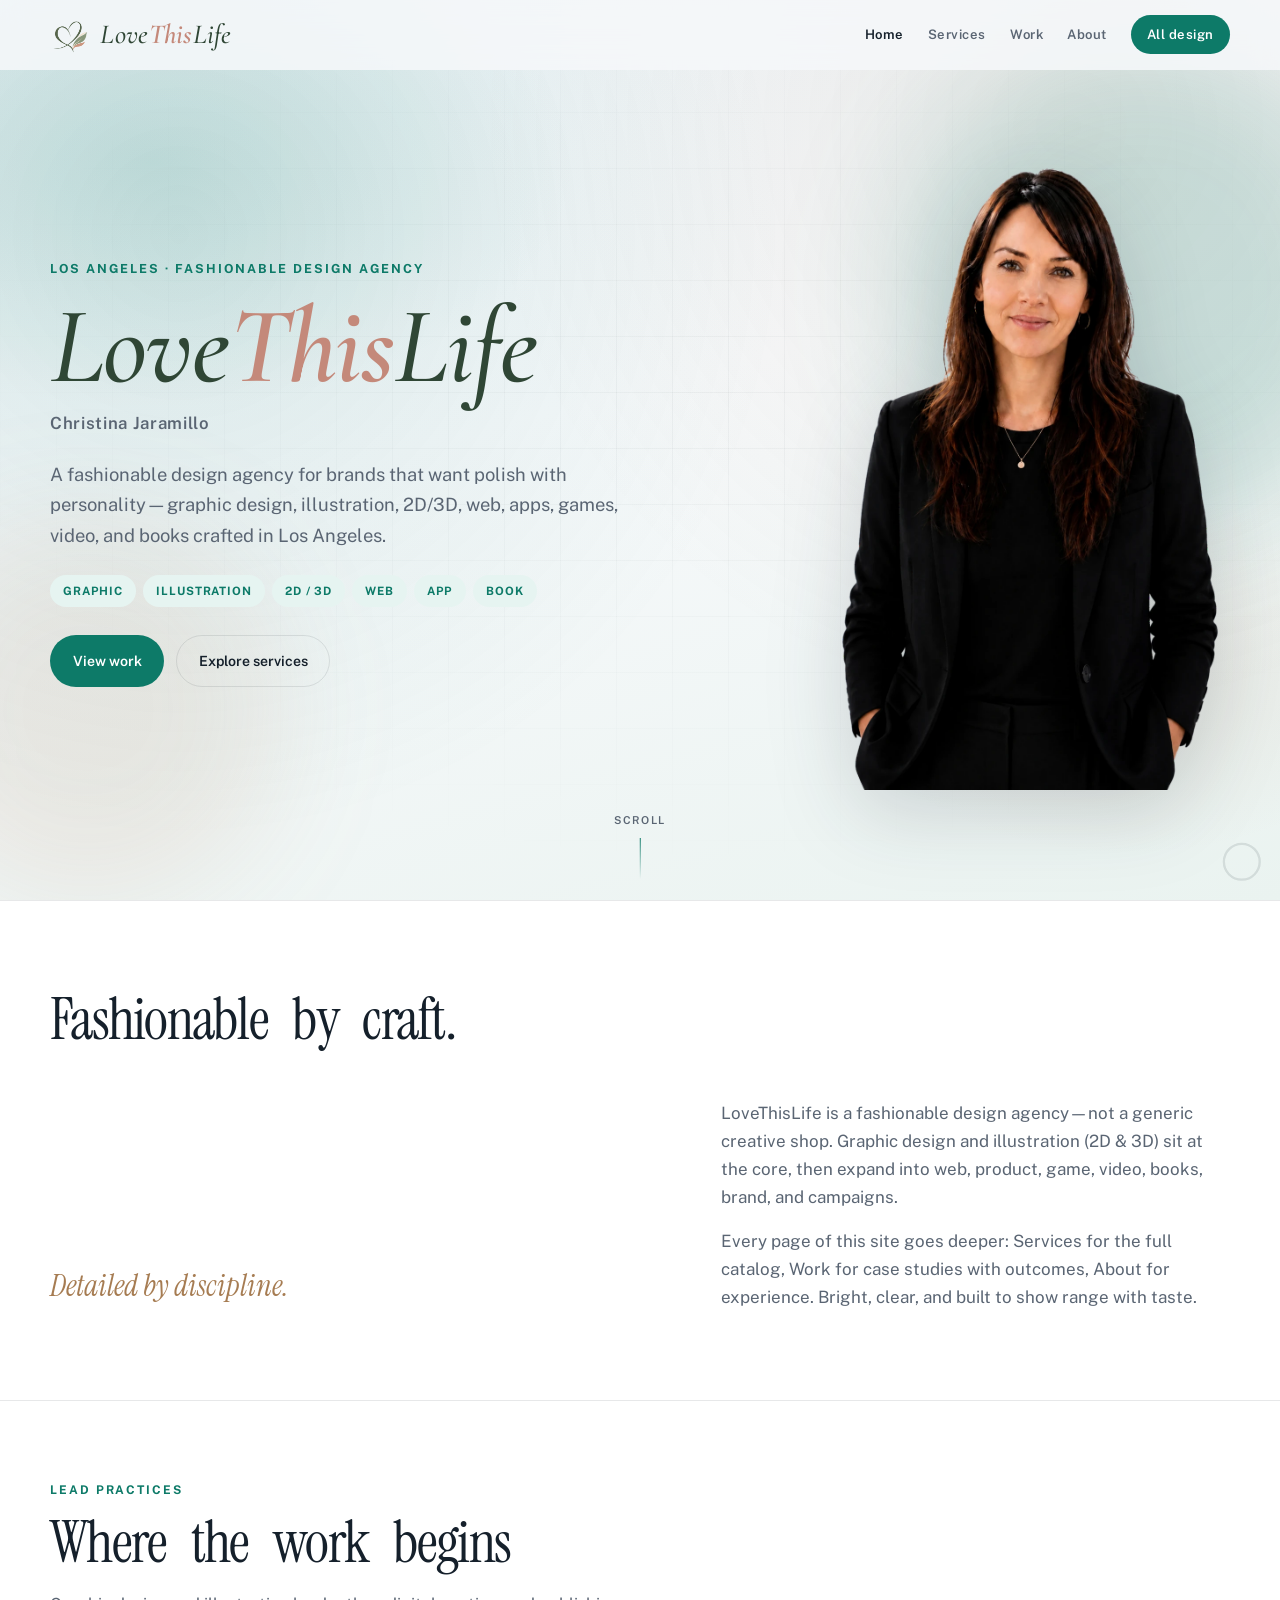
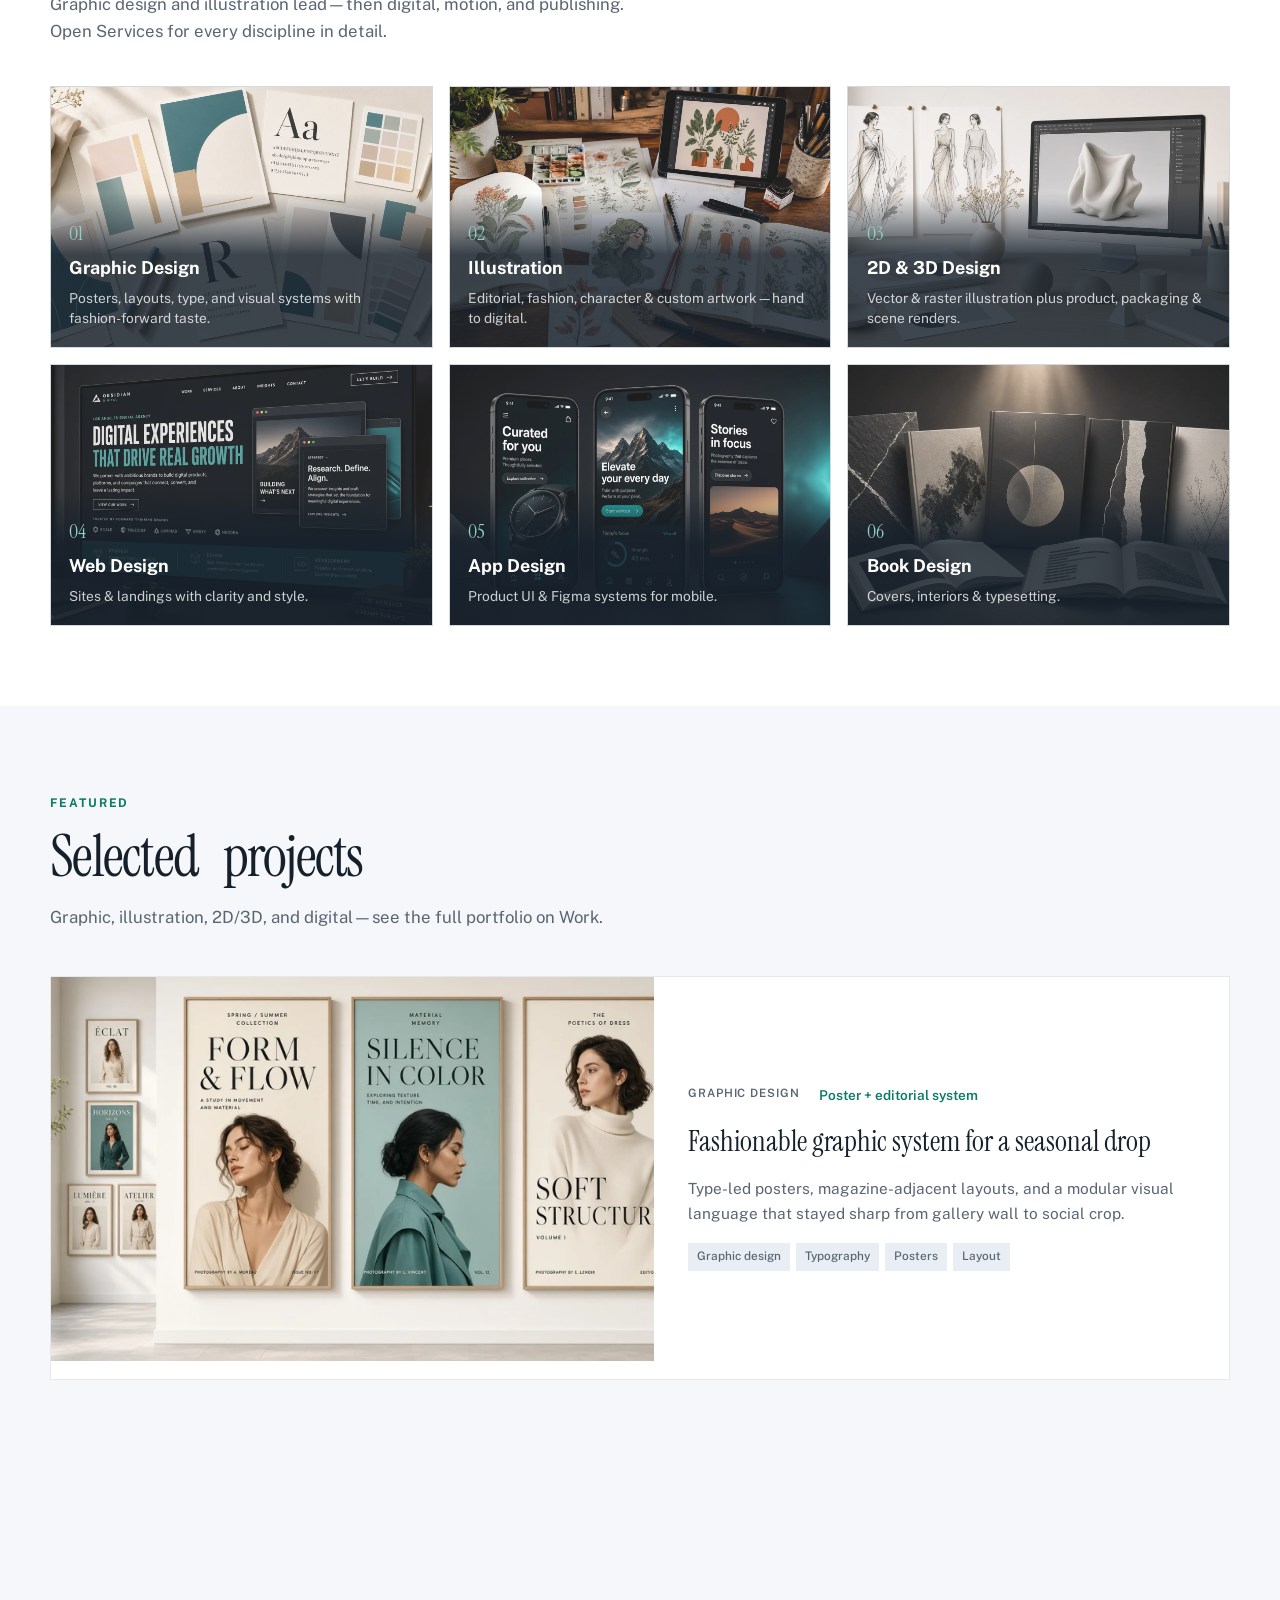
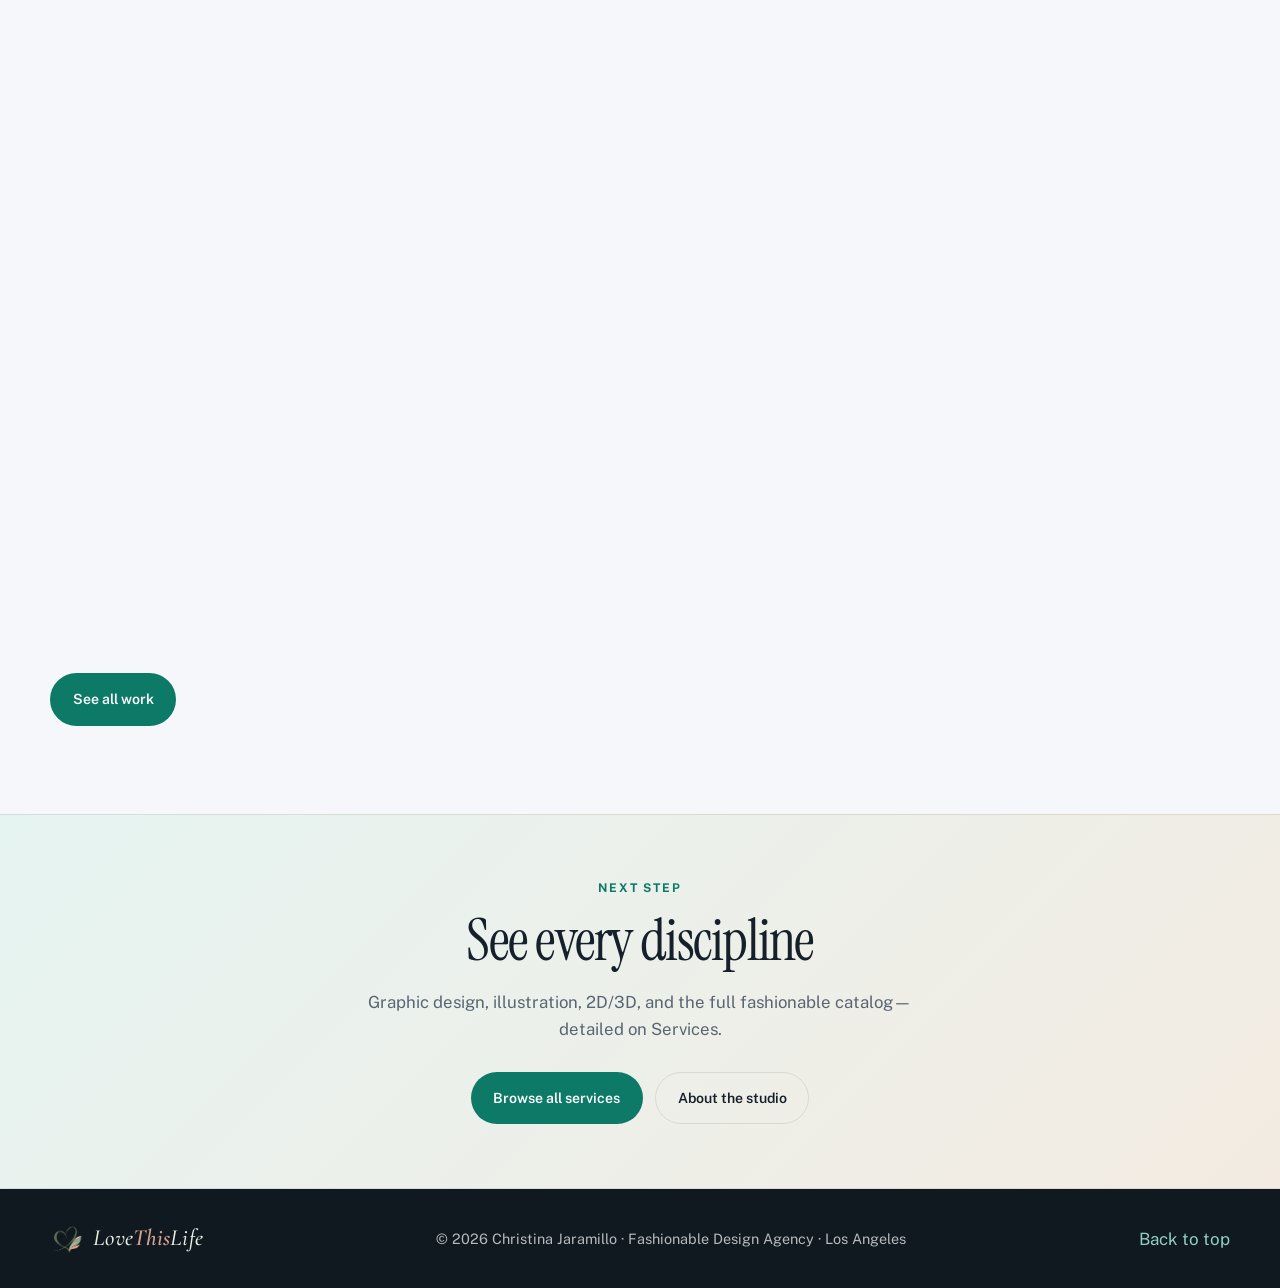
<file: index.html>
<!DOCTYPE html>
<html lang="en">
<head>
  <meta charset="UTF-8" />
  <meta name="viewport" content="width=device-width, initial-scale=1.0" />
  <title>LoveThisLife — Fashionable Design Agency · Los Angeles</title>
  <meta name="description" content="LoveThisLife is a fashionable design agency in Los Angeles—graphic design, illustration, 2D/3D, web, app, game, video, book, brand, and more." />
  <link rel="preconnect" href="https://fonts.googleapis.com" />
  <link rel="preconnect" href="https://fonts.gstatic.com" crossorigin />
  <link href="https://fonts.googleapis.com/css2?family=Cormorant+Garamond:ital,wght@0,400;0,500;0,600;0,700;1,400;1,500;1,600&family=Instrument+Serif:ital@0;1&family=Public+Sans:ital,wght@0,300;0,400;0,500;0,600;0,700;1,400&display=swap" rel="stylesheet" />
  <link rel="icon" href="assets/favicon.ico" sizes="any" />
  <link rel="icon" href="assets/favicon-32.png" type="image/png" sizes="32x32" />
  <link rel="icon" href="assets/favicon-48.png" type="image/png" sizes="48x48" />
  <link rel="icon" href="assets/logo.png" type="image/png" sizes="any" />
  <link rel="apple-touch-icon" href="assets/apple-touch-icon.png" sizes="180x180" />
  <link rel="stylesheet" href="styles.css" />
</head>
<body>
  <div class="intro-loader" id="intro-loader" aria-hidden="false">
    <video
      class="intro-loader__video"
      src="video.mp4"
      muted
      playsinline
      preload="auto"
      aria-label="LoveThisLife intro"
    ></video>
    <div class="intro-loader__veil" aria-hidden="true"></div>
    <button type="button" class="intro-loader__skip" id="intro-skip">Skip</button>
  </div>
  <a class="skip-link" href="#main">Skip to content</a>
  <div class="progress" aria-hidden="true"><div class="progress__fill" id="progress-fill"></div></div>
  <div class="progress-radial" aria-hidden="true">
    <svg viewBox="0 0 36 36">
      <circle class="progress-radial__track" cx="18" cy="18" r="15.5" />
      <circle class="progress-radial__value" id="progress-radial" cx="18" cy="18" r="15.5" />
    </svg>
  </div>

  <header class="site-header" id="top">
    <div class="header-inner">
      <a class="logo" href="index.html" aria-label="LoveThisLife home">
        <img class="logo-mark" src="assets/logo.png" alt="" width="64" height="64" />
        <span class="logo-word">Love<span>This</span>Life</span>
      </a>
      <nav class="nav" aria-label="Primary">
        <a href="index.html" class="is-active">Home</a>
        <a href="services.html">Services</a>
        <a href="work.html">Work</a>
        <a href="about.html">About</a>
        <a class="nav-cta" href="services.html">All design</a>
      </nav>
      <button class="nav-toggle" type="button" aria-expanded="false" aria-controls="mobile-nav" aria-label="Open menu">
        <span></span><span></span>
      </button>
    </div>
    <nav class="mobile-nav" id="mobile-nav" hidden>
      <a href="index.html">Home</a>
      <a href="services.html">Services</a>
      <a href="work.html">Work</a>
      <a href="about.html">About</a>
    </nav>
  </header>

  <main id="main">
    <section class="hero">
      <div class="hero-bg" aria-hidden="true" data-parallax>
        <div class="hero-mesh" data-speed="-0.2"></div>
        <div class="hero-grid" data-speed="-0.08"></div>
        <div class="hero-orb hero-orb--a" data-speed="0.12"></div>
        <div class="hero-orb hero-orb--b" data-speed="0.18"></div>
      </div>
      <div class="hero-layout">
        <div class="hero-copy reveal">
          <p class="hero-location">Los Angeles · Fashionable Design Agency</p>
          <h1 class="hero-brand">Love<span>This</span>Life</h1>
          <p class="hero-name">Christina Jaramillo</p>
          <p class="hero-lede">A fashionable design agency for brands that want polish with personality—graphic design, illustration, 2D/3D, web, apps, games, video, and books crafted in Los Angeles.</p>
          <ul class="hero-practices">
            <li>Graphic</li><li>Illustration</li><li>2D / 3D</li><li>Web</li><li>App</li><li>Book</li>
          </ul>
          <div class="hero-actions">
            <a class="btn btn--primary" href="work.html">View work</a>
            <a class="btn btn--ghost" href="services.html">Explore services</a>
          </div>
        </div>
        <figure class="hero-portrait reveal">
          <img src="assets/christina-jaramillo-portrait.webp?v=20" alt="Christina Jaramillo" width="800" height="1200" />
        </figure>
      </div>
      <div class="hero-scroll" aria-hidden="true">
        <span>Scroll</span>
        <div class="hero-scroll__line"></div>
      </div>
    </section>

    <section class="intro section">
      <div class="container intro-grid">
        <h2 class="section-title kinetic reveal" data-kinetic>Fashionable by craft.</h2>
        <p class="intro-sub reveal">Detailed by discipline.</p>
        <div class="intro-copy reveal">
          <p>LoveThisLife is a fashionable design agency—not a generic creative shop. Graphic design and illustration (2D &amp; 3D) sit at the core, then expand into web, product, game, video, books, brand, and campaigns.</p>
          <p>Every page of this site goes deeper: Services for the full catalog, Work for case studies with outcomes, About for experience. Bright, clear, and built to show range with taste.</p>
        </div>
      </div>
    </section>

    <section class="pillars" aria-labelledby="home-practices">
      <div class="container">
        <p class="eyebrow reveal">Lead practices</p>
        <h2 id="home-practices" class="section-title kinetic reveal" data-kinetic>Where the work begins</h2>
        <p class="section-lede reveal">Graphic design and illustration lead—then digital, motion, and publishing. Open Services for every discipline in detail.</p>
        <div class="pillars-grid">
          <article class="pillar reveal">
            <a class="pillar-link" href="services.html#graphic">Graphic Design</a>
            <img src="assets/solution-graphic-design.webp" alt="" loading="lazy" />
            <div class="pillar__copy"><span class="pillar__num">01</span><h3>Graphic Design</h3><p>Posters, layouts, type, and visual systems with fashion-forward taste.</p></div>
          </article>
          <article class="pillar reveal">
            <a class="pillar-link" href="services.html#illustration">Illustration</a>
            <img src="assets/solution-illustration.webp" alt="" loading="lazy" />
            <div class="pillar__copy"><span class="pillar__num">02</span><h3>Illustration</h3><p>Editorial, fashion, character &amp; custom artwork—hand to digital.</p></div>
          </article>
          <article class="pillar reveal">
            <a class="pillar-link" href="services.html#design-2d-3d">2D / 3D Design</a>
            <img src="assets/solution-2d-3d-design.webp" alt="" loading="lazy" />
            <div class="pillar__copy"><span class="pillar__num">03</span><h3>2D &amp; 3D Design</h3><p>Vector &amp; raster illustration plus product, packaging &amp; scene renders.</p></div>
          </article>
          <article class="pillar reveal">
            <a class="pillar-link" href="services.html#web">Web Design</a>
            <img src="assets/solution-web-design.webp" alt="" loading="lazy" />
            <div class="pillar__copy"><span class="pillar__num">04</span><h3>Web Design</h3><p>Sites &amp; landings with clarity and style.</p></div>
          </article>
          <article class="pillar reveal">
            <a class="pillar-link" href="services.html#app">App Design</a>
            <img src="assets/solution-app-design.webp" alt="" loading="lazy" />
            <div class="pillar__copy"><span class="pillar__num">05</span><h3>App Design</h3><p>Product UI &amp; Figma systems for mobile.</p></div>
          </article>
          <article class="pillar reveal">
            <a class="pillar-link" href="services.html#book">Book Design</a>
            <img src="assets/solution-book-agency.webp" alt="" loading="lazy" />
            <div class="pillar__copy"><span class="pillar__num">06</span><h3>Book Design</h3><p>Covers, interiors &amp; typesetting.</p></div>
          </article>
        </div>
      </div>
    </section>

    <section class="section work">
      <div class="container">
        <p class="eyebrow reveal">Featured</p>
        <h2 class="section-title kinetic reveal" data-kinetic>Selected projects</h2>
        <p class="section-lede reveal">Graphic, illustration, 2D/3D, and digital—see the full portfolio on Work.</p>
        <div class="projects">
          <article class="project reveal">
            <figure class="project-media"><img src="assets/project-graphic-campaign.webp" alt="Graphic design poster campaign" loading="lazy" /></figure>
            <div class="project-body">
              <div class="work-meta"><span class="work-tag">Graphic Design</span><span class="work-result">Poster + editorial system</span></div>
              <h3>Fashionable graphic system for a seasonal drop</h3>
              <p>Type-led posters, magazine-adjacent layouts, and a modular visual language that stayed sharp from gallery wall to social crop.</p>
              <ul class="work-stack"><li>Graphic design</li><li>Typography</li><li>Posters</li><li>Layout</li></ul>
            </div>
          </article>
          <article class="project reveal">
            <figure class="project-media"><img src="assets/project-illustration-3d.webp" alt="2D illustration and 3D design" loading="lazy" /></figure>
            <div class="project-body">
              <div class="work-meta"><span class="work-tag">Illustration · 2D / 3D</span><span class="work-result">Campaign art + renders</span></div>
              <h3>2D illustration paired with 3D product design</h3>
              <p>Hand-finished 2D fashion illustrations alongside soft 3D product renders—one story across flat art and dimensional assets.</p>
              <ul class="work-stack"><li>2D illustration</li><li>3D design</li><li>Product</li><li>Adobe</li></ul>
            </div>
          </article>
          <article class="project reveal">
            <figure class="project-media"><img src="assets/project-book-design.webp" alt="Book design" loading="lazy" /></figure>
            <div class="project-body">
              <div class="work-meta"><span class="work-tag">Book</span><span class="work-result">Series system</span></div>
              <h3>Fiction series covers &amp; interiors</h3>
              <p>Jacket-to-interior design with typesetting and print production specs for a three-title series.</p>
              <ul class="work-stack"><li>Book</li><li>InDesign</li><li>Print</li></ul>
            </div>
          </article>
        </div>
        <div class="hero-actions" style="margin-top:2rem">
          <a class="btn btn--primary" href="work.html">See all work</a>
        </div>
      </div>
    </section>

    <section class="cta-band">
      <div class="container">
        <p class="eyebrow">Next step</p>
        <h2 class="section-title">See every discipline</h2>
        <p class="section-lede">Graphic design, illustration, 2D/3D, and the full fashionable catalog—detailed on Services.</p>
        <div class="hero-actions">
          <a class="btn btn--primary" href="services.html">Browse all services</a>
          <a class="btn btn--ghost" href="about.html">About the studio</a>
        </div>
      </div>
    </section>
  </main>

  <footer class="site-footer">
    <div class="container footer-inner">
      <div class="logo--footer">
        <img class="logo-mark" src="assets/logo.png" alt="" width="48" height="48" />
        <span class="logo-word logo-word--footer">Love<span>This</span>Life</span>
      </div>
      <p>© <span id="year"></span> Christina Jaramillo · Fashionable Design Agency · Los Angeles</p>
      <a href="#top">Back to top</a>
    </div>
  </footer>
  <script src="script.js"></script>
</body>
</html>
</file>
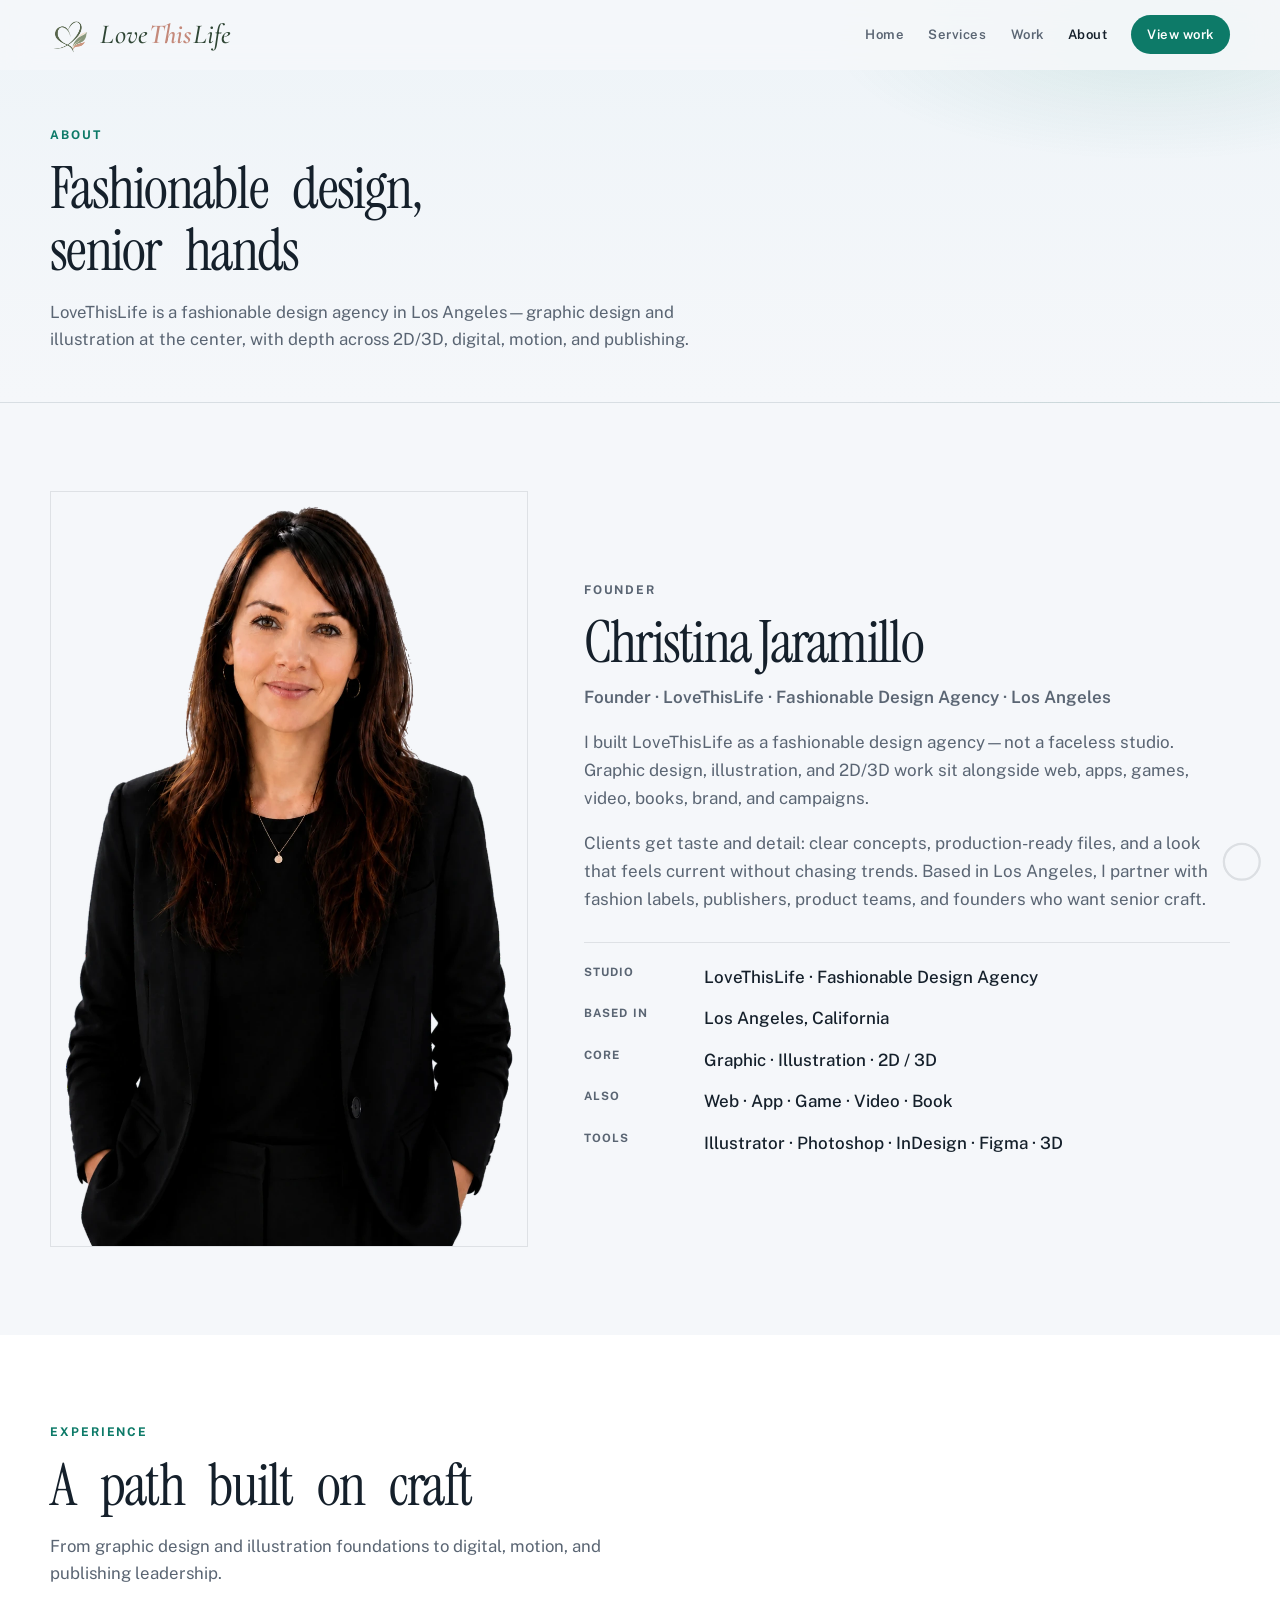
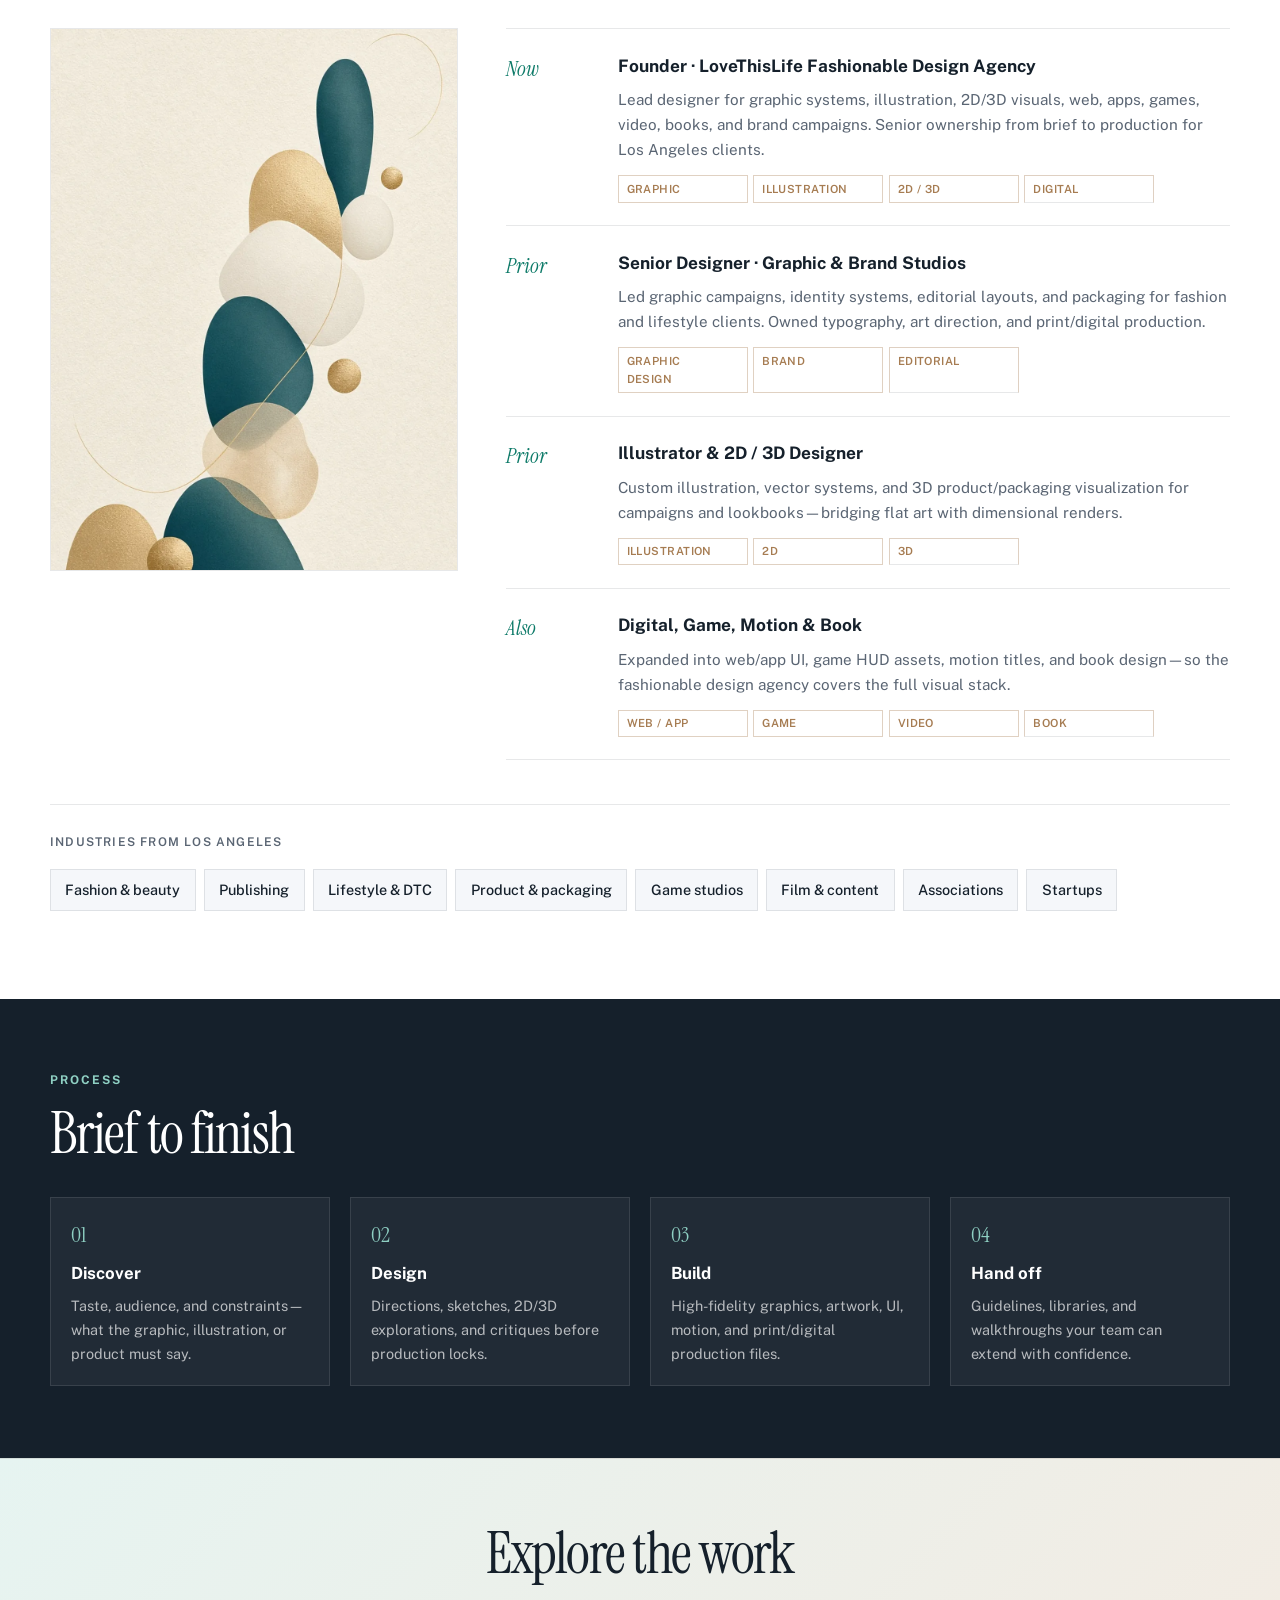
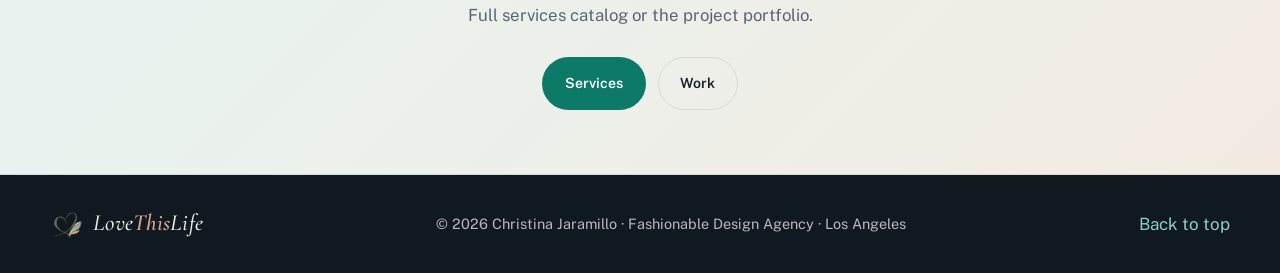
<file: about.html>
<!DOCTYPE html>
<html lang="en">
<head>
  <meta charset="UTF-8" />
  <meta name="viewport" content="width=device-width, initial-scale=1.0" />
  <title>About — LoveThisLife · Fashionable Design Agency</title>
  <meta name="description" content="Christina Jaramillo leads LoveThisLife, a fashionable design agency in Los Angeles—graphic design, illustration, 2D/3D, and full visual craft." />
  <link rel="preconnect" href="https://fonts.googleapis.com" />
  <link rel="preconnect" href="https://fonts.gstatic.com" crossorigin />
  <link href="https://fonts.googleapis.com/css2?family=Cormorant+Garamond:ital,wght@0,400;0,500;0,600;0,700;1,400;1,500;1,600&family=Instrument+Serif:ital@0;1&family=Public+Sans:ital,wght@0,300;0,400;0,500;0,600;0,700;1,400&display=swap" rel="stylesheet" />
  <link rel="icon" href="assets/favicon.ico" sizes="any" />
  <link rel="icon" href="assets/favicon-32.png" type="image/png" sizes="32x32" />
  <link rel="icon" href="assets/logo.png" type="image/png" sizes="any" />
  <link rel="apple-touch-icon" href="assets/apple-touch-icon.png" sizes="180x180" />
  <link rel="stylesheet" href="styles.css" />
</head>
<body>
  <a class="skip-link" href="#main">Skip to content</a>
  <div class="progress" aria-hidden="true"><div class="progress__fill" id="progress-fill"></div></div>
  <div class="progress-radial" aria-hidden="true">
    <svg viewBox="0 0 36 36"><circle class="progress-radial__track" cx="18" cy="18" r="15.5" /><circle class="progress-radial__value" id="progress-radial" cx="18" cy="18" r="15.5" /></svg>
  </div>

  <header class="site-header" id="top">
    <div class="header-inner">
      <a class="logo" href="index.html" aria-label="LoveThisLife home">
        <img class="logo-mark" src="assets/logo.png" alt="" width="64" height="64" />
        <span class="logo-word">Love<span>This</span>Life</span>
      </a>
      <nav class="nav" aria-label="Primary">
        <a href="index.html">Home</a>
        <a href="services.html">Services</a>
        <a href="work.html">Work</a>
        <a href="about.html" class="is-active">About</a>
        <a class="nav-cta" href="work.html">View work</a>
      </nav>
      <button class="nav-toggle" type="button" aria-expanded="false" aria-controls="mobile-nav" aria-label="Open menu"><span></span><span></span></button>
    </div>
    <nav class="mobile-nav" id="mobile-nav" hidden>
      <a href="index.html">Home</a>
      <a href="services.html">Services</a>
      <a href="work.html">Work</a>
      <a href="about.html">About</a>
    </nav>
  </header>

  <main id="main">
    <header class="page-hero">
      <div class="container">
        <p class="eyebrow reveal">About</p>
        <h1 class="section-title kinetic reveal" data-kinetic>Fashionable design, senior hands</h1>
        <p class="section-lede reveal">LoveThisLife is a fashionable design agency in Los Angeles—graphic design and illustration at the center, with depth across 2D/3D, digital, motion, and publishing.</p>
      </div>
    </header>

    <section class="section about">
      <div class="container about-grid">
        <figure class="about-portrait reveal">
          <img src="assets/christina-jaramillo-portrait.webp?v=20" alt="Christina Jaramillo" width="800" height="1200" />
        </figure>
        <div class="about-copy reveal">
          <p class="eyebrow">Founder</p>
          <h2 class="section-title">Christina Jaramillo</h2>
          <p class="about-role">Founder · LoveThisLife · Fashionable Design Agency · Los Angeles</p>
          <p>I built LoveThisLife as a fashionable design agency—not a faceless studio. Graphic design, illustration, and 2D/3D work sit alongside web, apps, games, video, books, brand, and campaigns.</p>
          <p>Clients get taste and detail: clear concepts, production-ready files, and a look that feels current without chasing trends. Based in Los Angeles, I partner with fashion labels, publishers, product teams, and founders who want senior craft.</p>
          <aside class="about-aside">
            <dl>
              <div><dt>Studio</dt><dd>LoveThisLife · Fashionable Design Agency</dd></div>
              <div><dt>Based in</dt><dd>Los Angeles, California</dd></div>
              <div><dt>Core</dt><dd>Graphic · Illustration · 2D / 3D</dd></div>
              <div><dt>Also</dt><dd>Web · App · Game · Video · Book</dd></div>
              <div><dt>Tools</dt><dd>Illustrator · Photoshop · InDesign · Figma · 3D</dd></div>
            </dl>
          </aside>
        </div>
      </div>
    </section>

    <section class="section career" id="career">
      <div class="container">
        <p class="eyebrow reveal">Experience</p>
        <h2 class="section-title kinetic reveal" data-kinetic>A path built on craft</h2>
        <p class="section-lede reveal">From graphic design and illustration foundations to digital, motion, and publishing leadership.</p>
        <div class="career-layout">
          <figure class="career-visual reveal">
            <img src="assets/experience-path.webp" alt="Career path visualization" loading="lazy" />
          </figure>
          <ol class="career-timeline">
            <li class="reveal">
              <span class="career-year">Now</span>
              <div>
                <h3>Founder · LoveThisLife Fashionable Design Agency</h3>
                <p>Lead designer for graphic systems, illustration, 2D/3D visuals, web, apps, games, video, books, and brand campaigns. Senior ownership from brief to production for Los Angeles clients.</p>
                <ul class="career-tags"><li>Graphic</li><li>Illustration</li><li>2D / 3D</li><li>Digital</li></ul>
              </div>
            </li>
            <li class="reveal">
              <span class="career-year">Prior</span>
              <div>
                <h3>Senior Designer · Graphic &amp; Brand Studios</h3>
                <p>Led graphic campaigns, identity systems, editorial layouts, and packaging for fashion and lifestyle clients. Owned typography, art direction, and print/digital production.</p>
                <ul class="career-tags"><li>Graphic design</li><li>Brand</li><li>Editorial</li></ul>
              </div>
            </li>
            <li class="reveal">
              <span class="career-year">Prior</span>
              <div>
                <h3>Illustrator &amp; 2D / 3D Designer</h3>
                <p>Custom illustration, vector systems, and 3D product/packaging visualization for campaigns and lookbooks—bridging flat art with dimensional renders.</p>
                <ul class="career-tags"><li>Illustration</li><li>2D</li><li>3D</li></ul>
              </div>
            </li>
            <li class="reveal">
              <span class="career-year">Also</span>
              <div>
                <h3>Digital, Game, Motion &amp; Book</h3>
                <p>Expanded into web/app UI, game HUD assets, motion titles, and book design—so the fashionable design agency covers the full visual stack.</p>
                <ul class="career-tags"><li>Web / App</li><li>Game</li><li>Video</li><li>Book</li></ul>
              </div>
            </li>
          </ol>
        </div>
        <div class="industries reveal">
          <p class="industries__label">Industries from Los Angeles</p>
          <ul class="industries__list">
            <li>Fashion &amp; beauty</li>
            <li>Publishing</li>
            <li>Lifestyle &amp; DTC</li>
            <li>Product &amp; packaging</li>
            <li>Game studios</li>
            <li>Film &amp; content</li>
            <li>Associations</li>
            <li>Startups</li>
          </ul>
        </div>
      </div>
    </section>

    <section class="process">
      <div class="container">
        <p class="eyebrow">Process</p>
        <h2 class="section-title">Brief to finish</h2>
        <ol class="process-steps-simple">
          <li><span>01</span><h3>Discover</h3><p>Taste, audience, and constraints—what the graphic, illustration, or product must say.</p></li>
          <li><span>02</span><h3>Design</h3><p>Directions, sketches, 2D/3D explorations, and critiques before production locks.</p></li>
          <li><span>03</span><h3>Build</h3><p>High-fidelity graphics, artwork, UI, motion, and print/digital production files.</p></li>
          <li><span>04</span><h3>Hand off</h3><p>Guidelines, libraries, and walkthroughs your team can extend with confidence.</p></li>
        </ol>
      </div>
    </section>

    <section class="cta-band">
      <div class="container">
        <h2 class="section-title">Explore the work</h2>
        <p class="section-lede">Full services catalog or the project portfolio.</p>
        <div class="hero-actions">
          <a class="btn btn--primary" href="services.html">Services</a>
          <a class="btn btn--ghost" href="work.html">Work</a>
        </div>
      </div>
    </section>
  </main>

  <footer class="site-footer">
    <div class="container footer-inner">
      <div class="logo--footer">
        <img class="logo-mark" src="assets/logo.png" alt="" width="48" height="48" />
        <span class="logo-word logo-word--footer">Love<span>This</span>Life</span>
      </div>
      <p>© <span id="year"></span> Christina Jaramillo · Fashionable Design Agency · Los Angeles</p>
      <a href="#top">Back to top</a>
    </div>
  </footer>
  <script src="script.js"></script>
</body>
</html>
</file>
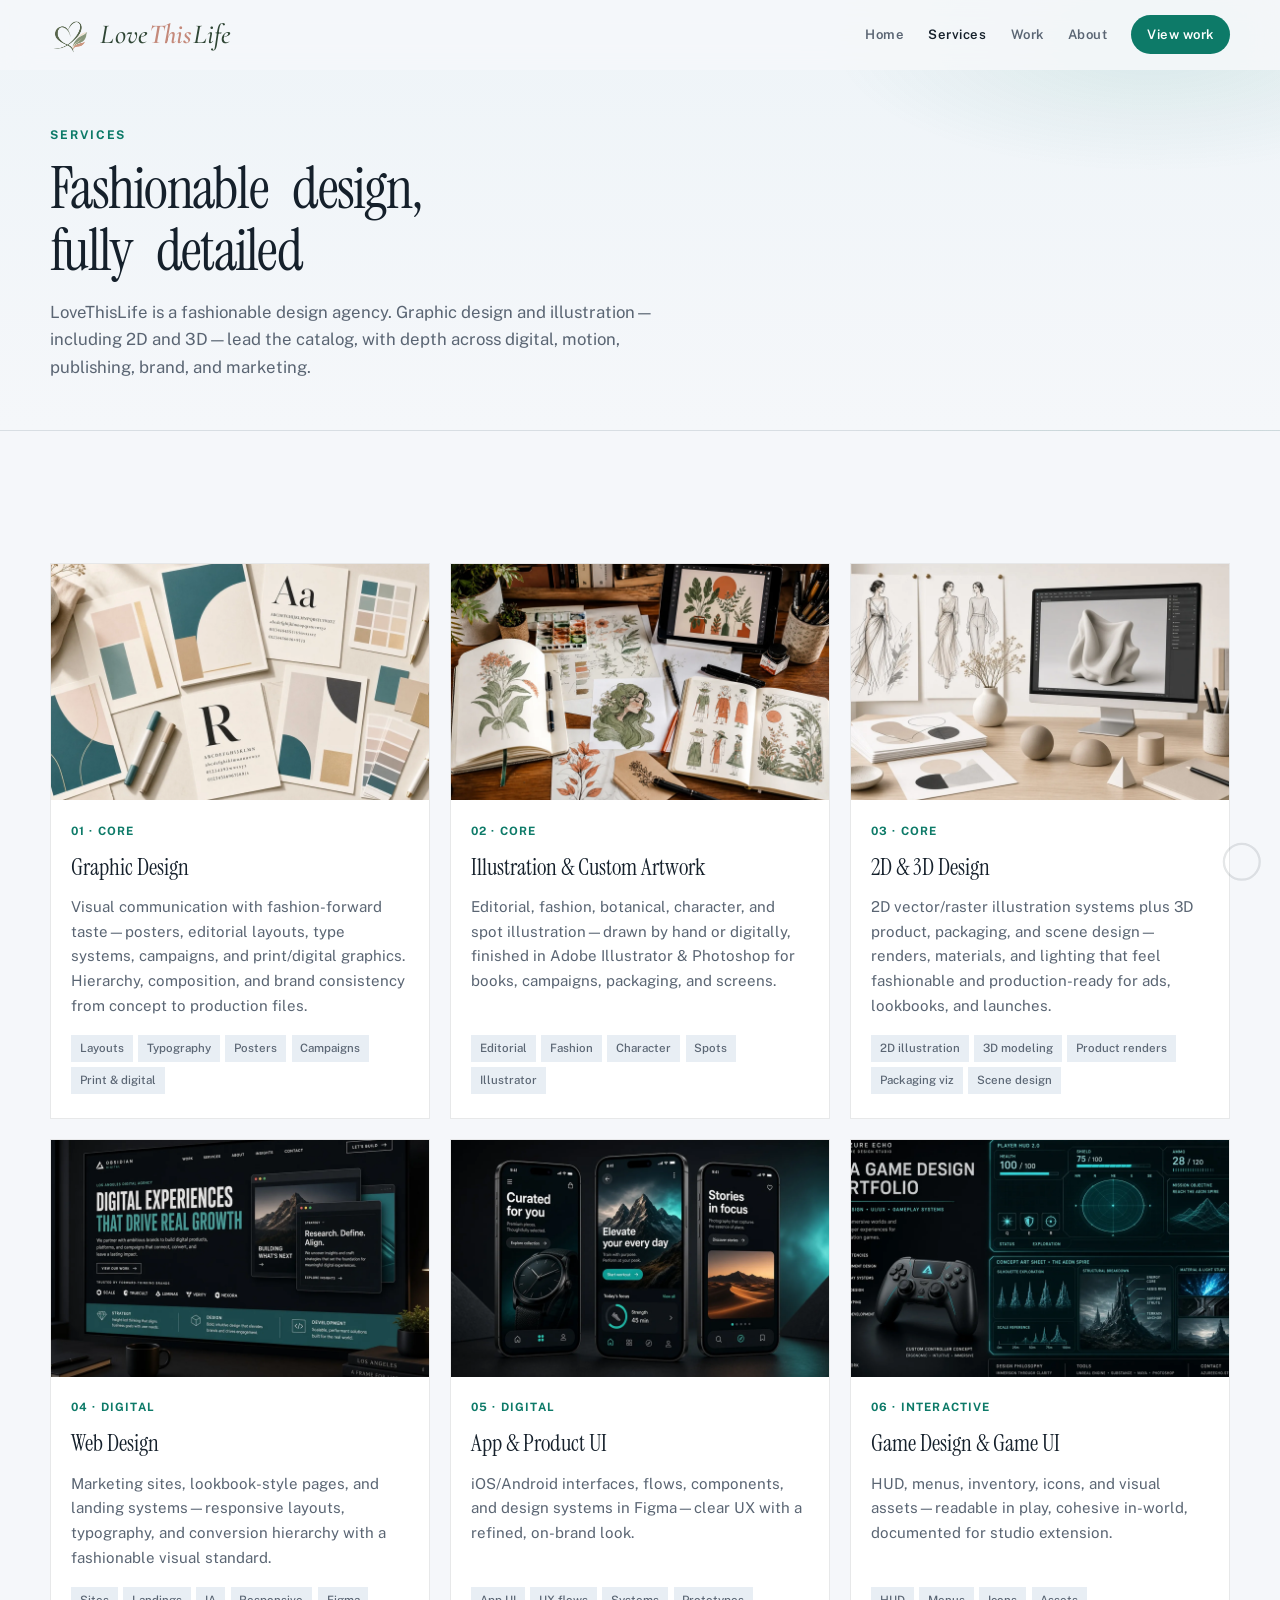
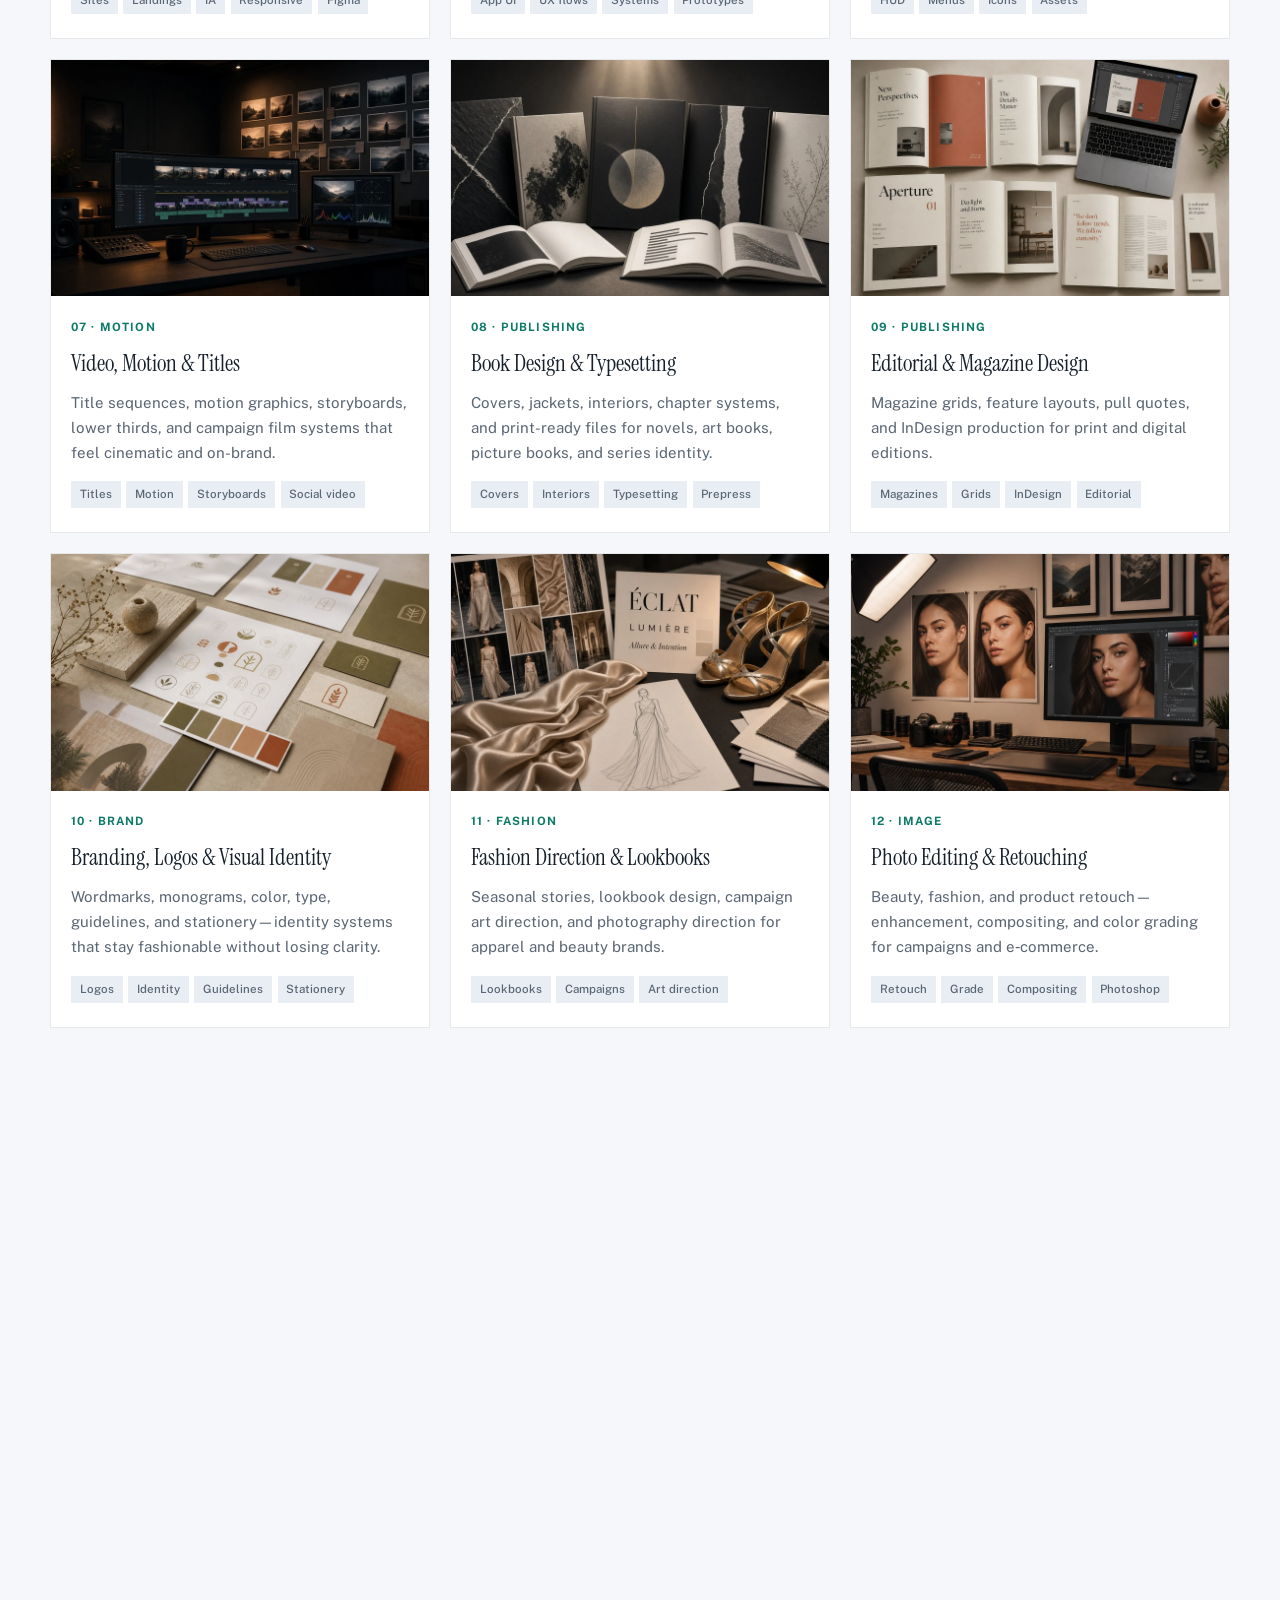
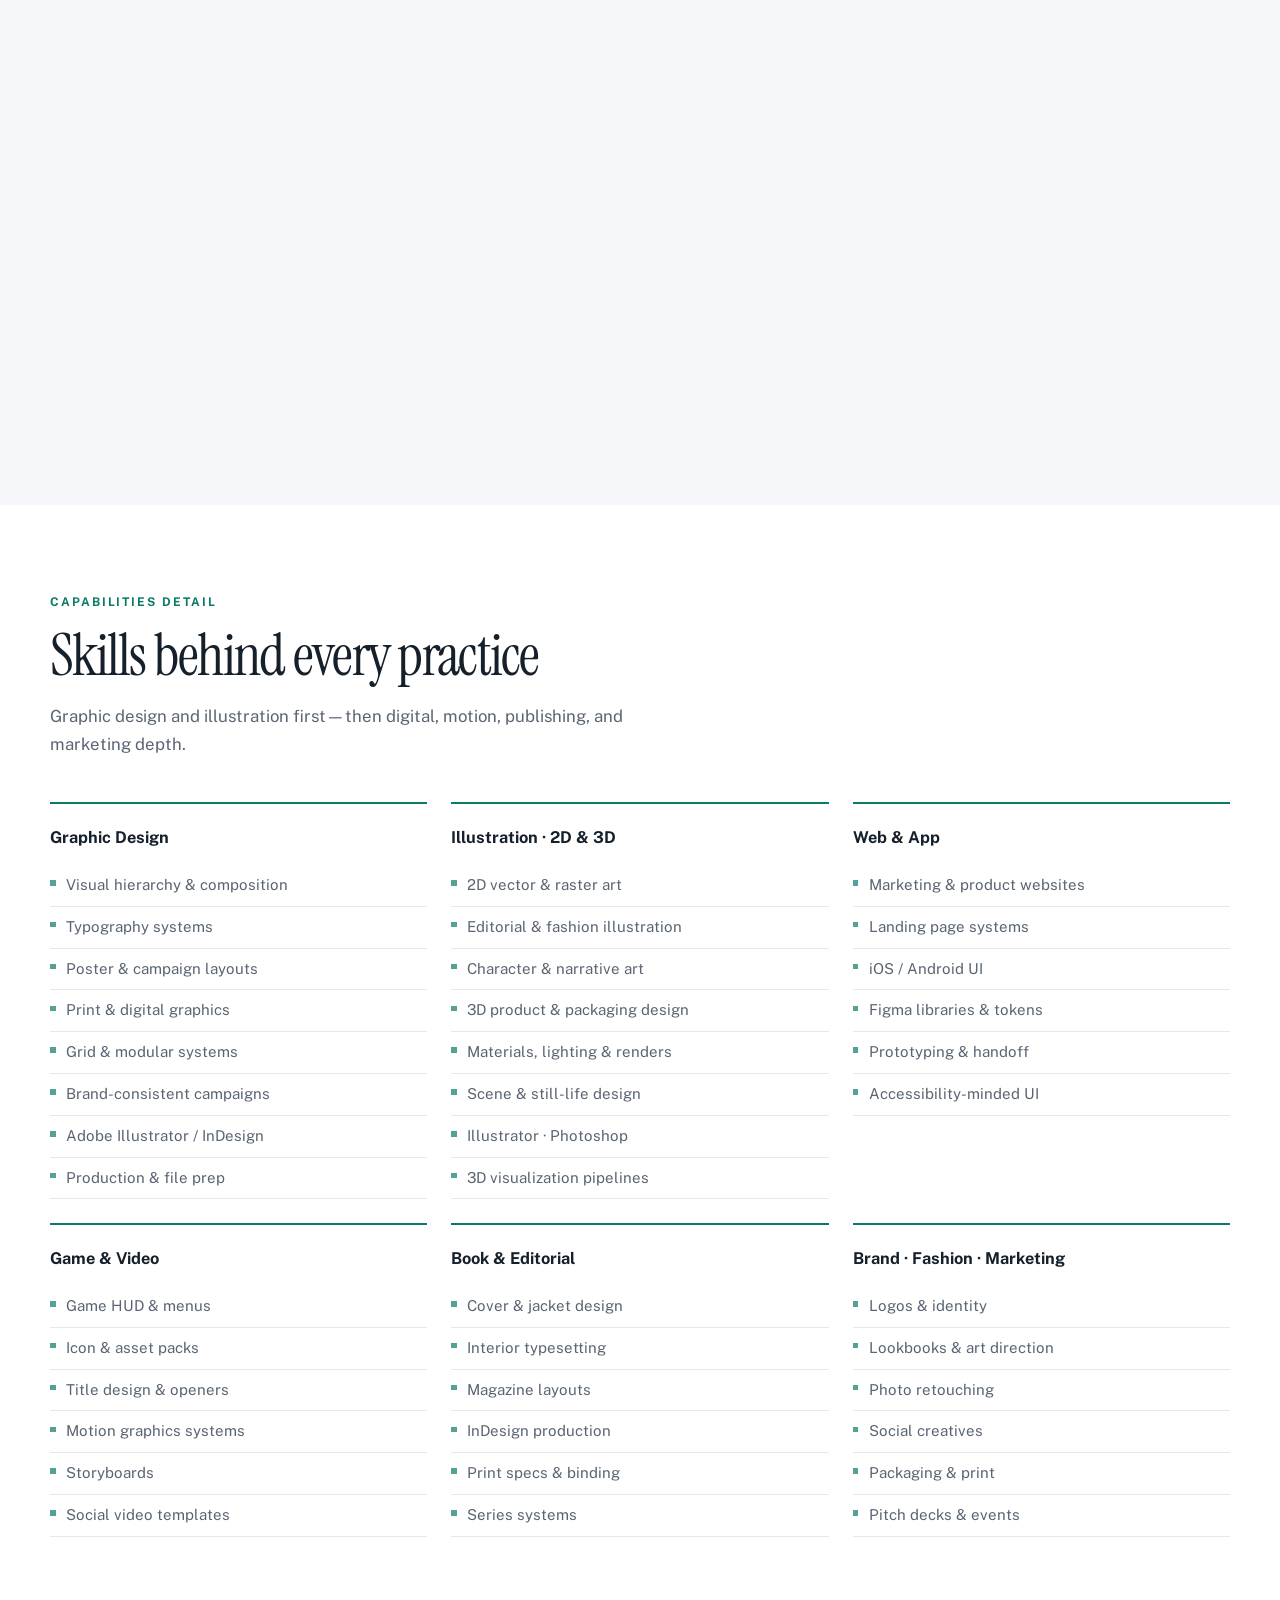
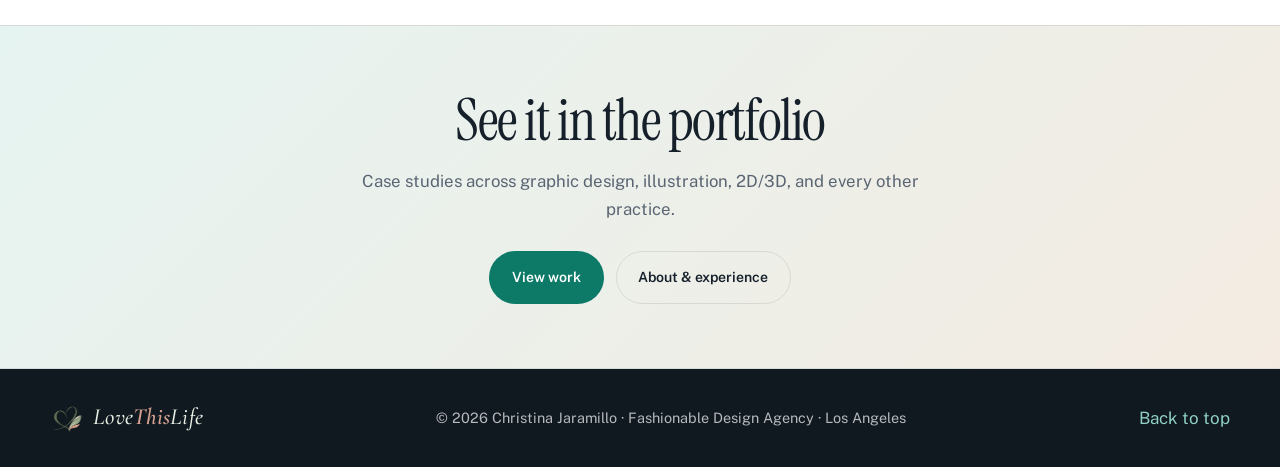
<file: services.html>
<!DOCTYPE html>
<html lang="en">
<head>
  <meta charset="UTF-8" />
  <meta name="viewport" content="width=device-width, initial-scale=1.0" />
  <title>Services — LoveThisLife · Fashionable Design Agency</title>
  <meta name="description" content="Graphic design, illustration, 2D/3D, web, app, game, video, book, brand, fashion, photo, print, and marketing from LoveThisLife in Los Angeles." />
  <link rel="preconnect" href="https://fonts.googleapis.com" />
  <link rel="preconnect" href="https://fonts.gstatic.com" crossorigin />
  <link href="https://fonts.googleapis.com/css2?family=Cormorant+Garamond:ital,wght@0,400;0,500;0,600;0,700;1,400;1,500;1,600&family=Instrument+Serif:ital@0;1&family=Public+Sans:ital,wght@0,300;0,400;0,500;0,600;0,700;1,400&display=swap" rel="stylesheet" />
  <link rel="icon" href="assets/favicon.ico" sizes="any" />
  <link rel="icon" href="assets/favicon-32.png" type="image/png" sizes="32x32" />
  <link rel="icon" href="assets/logo.png" type="image/png" sizes="any" />
  <link rel="apple-touch-icon" href="assets/apple-touch-icon.png" sizes="180x180" />
  <link rel="stylesheet" href="styles.css" />
</head>
<body>
  <a class="skip-link" href="#main">Skip to content</a>
  <div class="progress" aria-hidden="true"><div class="progress__fill" id="progress-fill"></div></div>
  <div class="progress-radial" aria-hidden="true">
    <svg viewBox="0 0 36 36"><circle class="progress-radial__track" cx="18" cy="18" r="15.5" /><circle class="progress-radial__value" id="progress-radial" cx="18" cy="18" r="15.5" /></svg>
  </div>

  <header class="site-header" id="top">
    <div class="header-inner">
      <a class="logo" href="index.html" aria-label="LoveThisLife home">
        <img class="logo-mark" src="assets/logo.png" alt="" width="64" height="64" />
        <span class="logo-word">Love<span>This</span>Life</span>
      </a>
      <nav class="nav" aria-label="Primary">
        <a href="index.html">Home</a>
        <a href="services.html" class="is-active">Services</a>
        <a href="work.html">Work</a>
        <a href="about.html">About</a>
        <a class="nav-cta" href="work.html">View work</a>
      </nav>
      <button class="nav-toggle" type="button" aria-expanded="false" aria-controls="mobile-nav" aria-label="Open menu"><span></span><span></span></button>
    </div>
    <nav class="mobile-nav" id="mobile-nav" hidden>
      <a href="index.html">Home</a>
      <a href="services.html">Services</a>
      <a href="work.html">Work</a>
      <a href="about.html">About</a>
    </nav>
  </header>

  <main id="main">
    <header class="page-hero">
      <div class="container">
        <p class="eyebrow reveal">Services</p>
        <h1 class="section-title kinetic reveal" data-kinetic>Fashionable design, fully detailed</h1>
        <p class="section-lede reveal">LoveThisLife is a fashionable design agency. Graphic design and illustration—including 2D and 3D—lead the catalog, with depth across digital, motion, publishing, brand, and marketing.</p>
      </div>
    </header>

    <section class="section service-catalog">
      <div class="container">
        <div class="service-grid">
          <article class="service-card reveal" id="graphic">
            <figure class="service-card__media"><img src="assets/solution-graphic-design.webp" alt="Graphic design" loading="lazy" /></figure>
            <div class="service-card__body">
              <span>01 · Core</span>
              <h3>Graphic Design</h3>
              <p>Visual communication with fashion-forward taste—posters, editorial layouts, type systems, campaigns, and print/digital graphics. Hierarchy, composition, and brand consistency from concept to production files.</p>
              <ul><li>Layouts</li><li>Typography</li><li>Posters</li><li>Campaigns</li><li>Print &amp; digital</li></ul>
            </div>
          </article>

          <article class="service-card reveal" id="illustration">
            <figure class="service-card__media"><img src="assets/solution-illustration.webp" alt="Illustration" loading="lazy" /></figure>
            <div class="service-card__body">
              <span>02 · Core</span>
              <h3>Illustration &amp; Custom Artwork</h3>
              <p>Editorial, fashion, botanical, character, and spot illustration—drawn by hand or digitally, finished in Adobe Illustrator &amp; Photoshop for books, campaigns, packaging, and screens.</p>
              <ul><li>Editorial</li><li>Fashion</li><li>Character</li><li>Spots</li><li>Illustrator</li></ul>
            </div>
          </article>

          <article class="service-card reveal" id="design-2d-3d">
            <figure class="service-card__media"><img src="assets/solution-2d-3d-design.webp" alt="2D and 3D design" loading="lazy" /></figure>
            <div class="service-card__body">
              <span>03 · Core</span>
              <h3>2D &amp; 3D Design</h3>
              <p>2D vector/raster illustration systems plus 3D product, packaging, and scene design—renders, materials, and lighting that feel fashionable and production-ready for ads, lookbooks, and launches.</p>
              <ul><li>2D illustration</li><li>3D modeling</li><li>Product renders</li><li>Packaging viz</li><li>Scene design</li></ul>
            </div>
          </article>

          <article class="service-card reveal" id="web">
            <figure class="service-card__media"><img src="assets/solution-web-design.webp" alt="Web design" loading="lazy" /></figure>
            <div class="service-card__body">
              <span>04 · Digital</span>
              <h3>Web Design</h3>
              <p>Marketing sites, lookbook-style pages, and landing systems—responsive layouts, typography, and conversion hierarchy with a fashionable visual standard.</p>
              <ul><li>Sites</li><li>Landings</li><li>IA</li><li>Responsive</li><li>Figma</li></ul>
            </div>
          </article>

          <article class="service-card reveal" id="app">
            <figure class="service-card__media"><img src="assets/solution-app-design.webp" alt="App design" loading="lazy" /></figure>
            <div class="service-card__body">
              <span>05 · Digital</span>
              <h3>App &amp; Product UI</h3>
              <p>iOS/Android interfaces, flows, components, and design systems in Figma—clear UX with a refined, on-brand look.</p>
              <ul><li>App UI</li><li>UX flows</li><li>Systems</li><li>Prototypes</li></ul>
            </div>
          </article>

          <article class="service-card reveal" id="game">
            <figure class="service-card__media"><img src="assets/solution-game-agency.webp" alt="Game design" loading="lazy" /></figure>
            <div class="service-card__body">
              <span>06 · Interactive</span>
              <h3>Game Design &amp; Game UI</h3>
              <p>HUD, menus, inventory, icons, and visual assets—readable in play, cohesive in-world, documented for studio extension.</p>
              <ul><li>HUD</li><li>Menus</li><li>Icons</li><li>Assets</li></ul>
            </div>
          </article>

          <article class="service-card reveal" id="video">
            <figure class="service-card__media"><img src="assets/solution-video-motion.webp" alt="Video and motion" loading="lazy" /></figure>
            <div class="service-card__body">
              <span>07 · Motion</span>
              <h3>Video, Motion &amp; Titles</h3>
              <p>Title sequences, motion graphics, storyboards, lower thirds, and campaign film systems that feel cinematic and on-brand.</p>
              <ul><li>Titles</li><li>Motion</li><li>Storyboards</li><li>Social video</li></ul>
            </div>
          </article>

          <article class="service-card reveal" id="book">
            <figure class="service-card__media"><img src="assets/solution-book-agency.webp" alt="Book design" loading="lazy" /></figure>
            <div class="service-card__body">
              <span>08 · Publishing</span>
              <h3>Book Design &amp; Typesetting</h3>
              <p>Covers, jackets, interiors, chapter systems, and print-ready files for novels, art books, picture books, and series identity.</p>
              <ul><li>Covers</li><li>Interiors</li><li>Typesetting</li><li>Prepress</li></ul>
            </div>
          </article>

          <article class="service-card reveal" id="editorial">
            <figure class="service-card__media"><img src="assets/project-adobe-layout.webp" alt="Editorial design" loading="lazy" /></figure>
            <div class="service-card__body">
              <span>09 · Publishing</span>
              <h3>Editorial &amp; Magazine Design</h3>
              <p>Magazine grids, feature layouts, pull quotes, and InDesign production for print and digital editions.</p>
              <ul><li>Magazines</li><li>Grids</li><li>InDesign</li><li>Editorial</li></ul>
            </div>
          </article>

          <article class="service-card reveal" id="brand">
            <figure class="service-card__media"><img src="assets/solution-brand-identity.webp" alt="Brand identity" loading="lazy" /></figure>
            <div class="service-card__body">
              <span>10 · Brand</span>
              <h3>Branding, Logos &amp; Visual Identity</h3>
              <p>Wordmarks, monograms, color, type, guidelines, and stationery—identity systems that stay fashionable without losing clarity.</p>
              <ul><li>Logos</li><li>Identity</li><li>Guidelines</li><li>Stationery</li></ul>
            </div>
          </article>

          <article class="service-card reveal" id="fashion">
            <figure class="service-card__media"><img src="assets/solution-fashion-direction.webp" alt="Fashion creative direction" loading="lazy" /></figure>
            <div class="service-card__body">
              <span>11 · Fashion</span>
              <h3>Fashion Direction &amp; Lookbooks</h3>
              <p>Seasonal stories, lookbook design, campaign art direction, and photography direction for apparel and beauty brands.</p>
              <ul><li>Lookbooks</li><li>Campaigns</li><li>Art direction</li></ul>
            </div>
          </article>

          <article class="service-card reveal" id="photo">
            <figure class="service-card__media"><img src="assets/solution-photo-retouch.webp" alt="Photo retouching" loading="lazy" /></figure>
            <div class="service-card__body">
              <span>12 · Image</span>
              <h3>Photo Editing &amp; Retouching</h3>
              <p>Beauty, fashion, and product retouch—enhancement, compositing, and color grading for campaigns and e‑commerce.</p>
              <ul><li>Retouch</li><li>Grade</li><li>Compositing</li><li>Photoshop</li></ul>
            </div>
          </article>

          <article class="service-card reveal" id="social">
            <figure class="service-card__media"><img src="assets/project-social-kit.webp" alt="Social media design" loading="lazy" /></figure>
            <div class="service-card__body">
              <span>13 · Marketing</span>
              <h3>Social Media &amp; Marketing Creatives</h3>
              <p>LinkedIn, Instagram, and X kits—fashionable templates for launches, speakers, news, carousels, and stories.</p>
              <ul><li>Social</li><li>LinkedIn</li><li>Instagram</li><li>Templates</li></ul>
            </div>
          </article>

          <article class="service-card reveal" id="print">
            <figure class="service-card__media"><img src="assets/solution-print-marketing.webp" alt="Print design" loading="lazy" /></figure>
            <div class="service-card__body">
              <span>14 · Print</span>
              <h3>Brochures, Posters &amp; Banners</h3>
              <p>Print collateral suites—flyers, posters, roll-ups, and launch systems with press-ready PDF/X files.</p>
              <ul><li>Brochures</li><li>Posters</li><li>Banners</li><li>PDF/X</li></ul>
            </div>
          </article>

          <article class="service-card reveal" id="packaging">
            <figure class="service-card__media"><img src="assets/project-luxury-packaging.webp" alt="Packaging design" loading="lazy" /></figure>
            <div class="service-card__body">
              <span>15 · Product</span>
              <h3>Packaging Design</h3>
              <p>Luxury and DTC packaging—dielines, foils, labels, and unboxing moments, often paired with 3D visualization.</p>
              <ul><li>Packaging</li><li>Labels</li><li>Dielines</li><li>3D viz</li></ul>
            </div>
          </article>

          <article class="service-card reveal" id="decks">
            <figure class="service-card__media"><img src="assets/project-pitch-deck.webp" alt="Pitch deck design" loading="lazy" /></figure>
            <div class="service-card__body">
              <span>16 · Business</span>
              <h3>Presentations &amp; Pitch Decks</h3>
              <p>Investor and sales decks with narrative structure, charts, and optional print leave-behinds—polished and professional.</p>
              <ul><li>Pitch decks</li><li>Keynote</li><li>InDesign</li></ul>
            </div>
          </article>

          <article class="service-card reveal" id="events">
            <figure class="service-card__media"><img src="assets/project-conference-brand.webp" alt="Event branding" loading="lazy" /></figure>
            <div class="service-card__body">
              <span>17 · Events</span>
              <h3>Conference &amp; Event Graphics</h3>
              <p>Speaker features, badges, programs, and stage visuals—compelling attention with a highly professional finish.</p>
              <ul><li>Events</li><li>Speakers</li><li>Stage</li><li>Programs</li></ul>
            </div>
          </article>
        </div>
      </div>
    </section>

    <section class="section skills" id="skills">
      <div class="container">
        <p class="eyebrow reveal">Capabilities detail</p>
        <h2 class="section-title reveal">Skills behind every practice</h2>
        <p class="section-lede reveal">Graphic design and illustration first—then digital, motion, publishing, and marketing depth.</p>
        <div class="skills-grid">
          <div class="skill-group reveal">
            <h3>Graphic Design</h3>
            <ul>
              <li>Visual hierarchy &amp; composition</li>
              <li>Typography systems</li>
              <li>Poster &amp; campaign layouts</li>
              <li>Print &amp; digital graphics</li>
              <li>Grid &amp; modular systems</li>
              <li>Brand-consistent campaigns</li>
              <li>Adobe Illustrator / InDesign</li>
              <li>Production &amp; file prep</li>
            </ul>
          </div>
          <div class="skill-group reveal">
            <h3>Illustration · 2D &amp; 3D</h3>
            <ul>
              <li>2D vector &amp; raster art</li>
              <li>Editorial &amp; fashion illustration</li>
              <li>Character &amp; narrative art</li>
              <li>3D product &amp; packaging design</li>
              <li>Materials, lighting &amp; renders</li>
              <li>Scene &amp; still-life design</li>
              <li>Illustrator · Photoshop</li>
              <li>3D visualization pipelines</li>
            </ul>
          </div>
          <div class="skill-group reveal">
            <h3>Web &amp; App</h3>
            <ul>
              <li>Marketing &amp; product websites</li>
              <li>Landing page systems</li>
              <li>iOS / Android UI</li>
              <li>Figma libraries &amp; tokens</li>
              <li>Prototyping &amp; handoff</li>
              <li>Accessibility-minded UI</li>
            </ul>
          </div>
          <div class="skill-group reveal">
            <h3>Game &amp; Video</h3>
            <ul>
              <li>Game HUD &amp; menus</li>
              <li>Icon &amp; asset packs</li>
              <li>Title design &amp; openers</li>
              <li>Motion graphics systems</li>
              <li>Storyboards</li>
              <li>Social video templates</li>
            </ul>
          </div>
          <div class="skill-group reveal">
            <h3>Book &amp; Editorial</h3>
            <ul>
              <li>Cover &amp; jacket design</li>
              <li>Interior typesetting</li>
              <li>Magazine layouts</li>
              <li>InDesign production</li>
              <li>Print specs &amp; binding</li>
              <li>Series systems</li>
            </ul>
          </div>
          <div class="skill-group reveal">
            <h3>Brand · Fashion · Marketing</h3>
            <ul>
              <li>Logos &amp; identity</li>
              <li>Lookbooks &amp; art direction</li>
              <li>Photo retouching</li>
              <li>Social creatives</li>
              <li>Packaging &amp; print</li>
              <li>Pitch decks &amp; events</li>
            </ul>
          </div>
        </div>
      </div>
    </section>

    <section class="cta-band">
      <div class="container">
        <h2 class="section-title">See it in the portfolio</h2>
        <p class="section-lede">Case studies across graphic design, illustration, 2D/3D, and every other practice.</p>
        <div class="hero-actions">
          <a class="btn btn--primary" href="work.html">View work</a>
          <a class="btn btn--ghost" href="about.html">About &amp; experience</a>
        </div>
      </div>
    </section>
  </main>

  <footer class="site-footer">
    <div class="container footer-inner">
      <div class="logo--footer">
        <img class="logo-mark" src="assets/logo.png" alt="" width="48" height="48" />
        <span class="logo-word logo-word--footer">Love<span>This</span>Life</span>
      </div>
      <p>© <span id="year"></span> Christina Jaramillo · Fashionable Design Agency · Los Angeles</p>
      <a href="#top">Back to top</a>
    </div>
  </footer>
  <script src="script.js"></script>
</body>
</html>
</file>
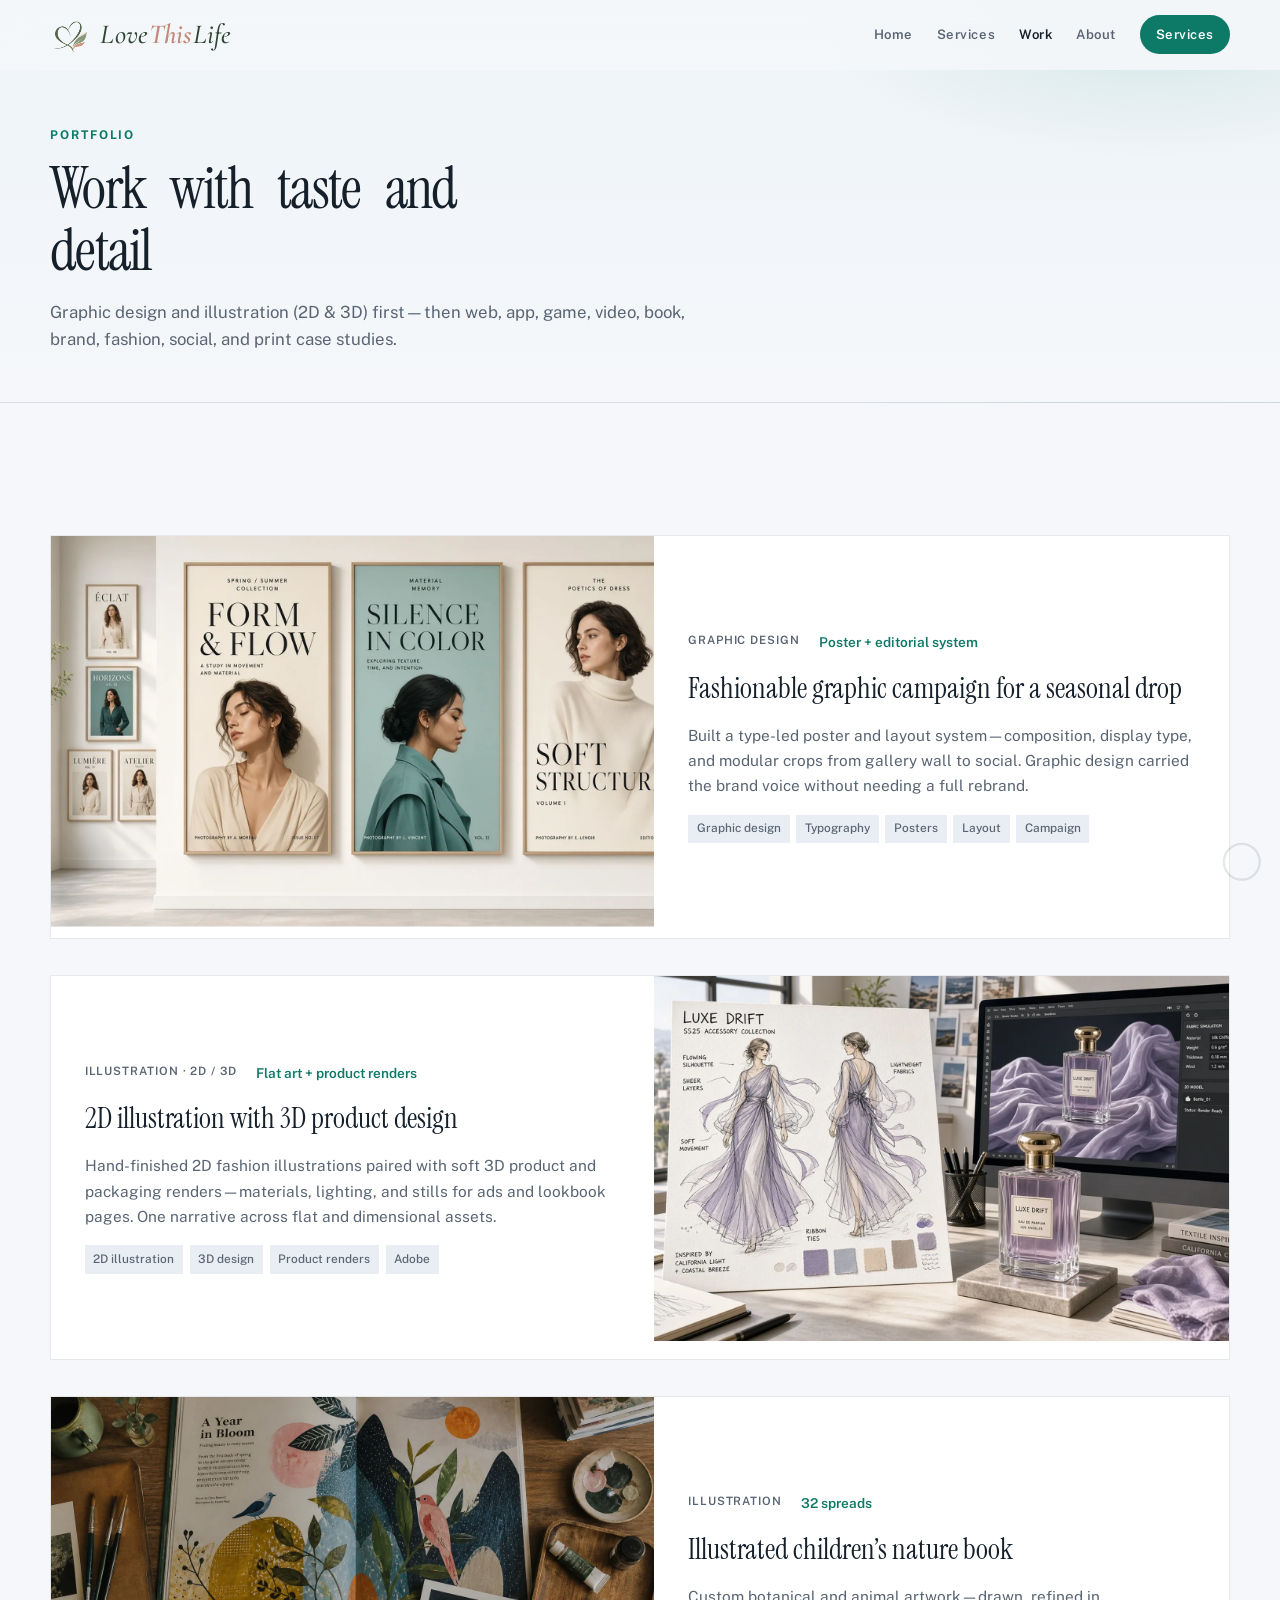
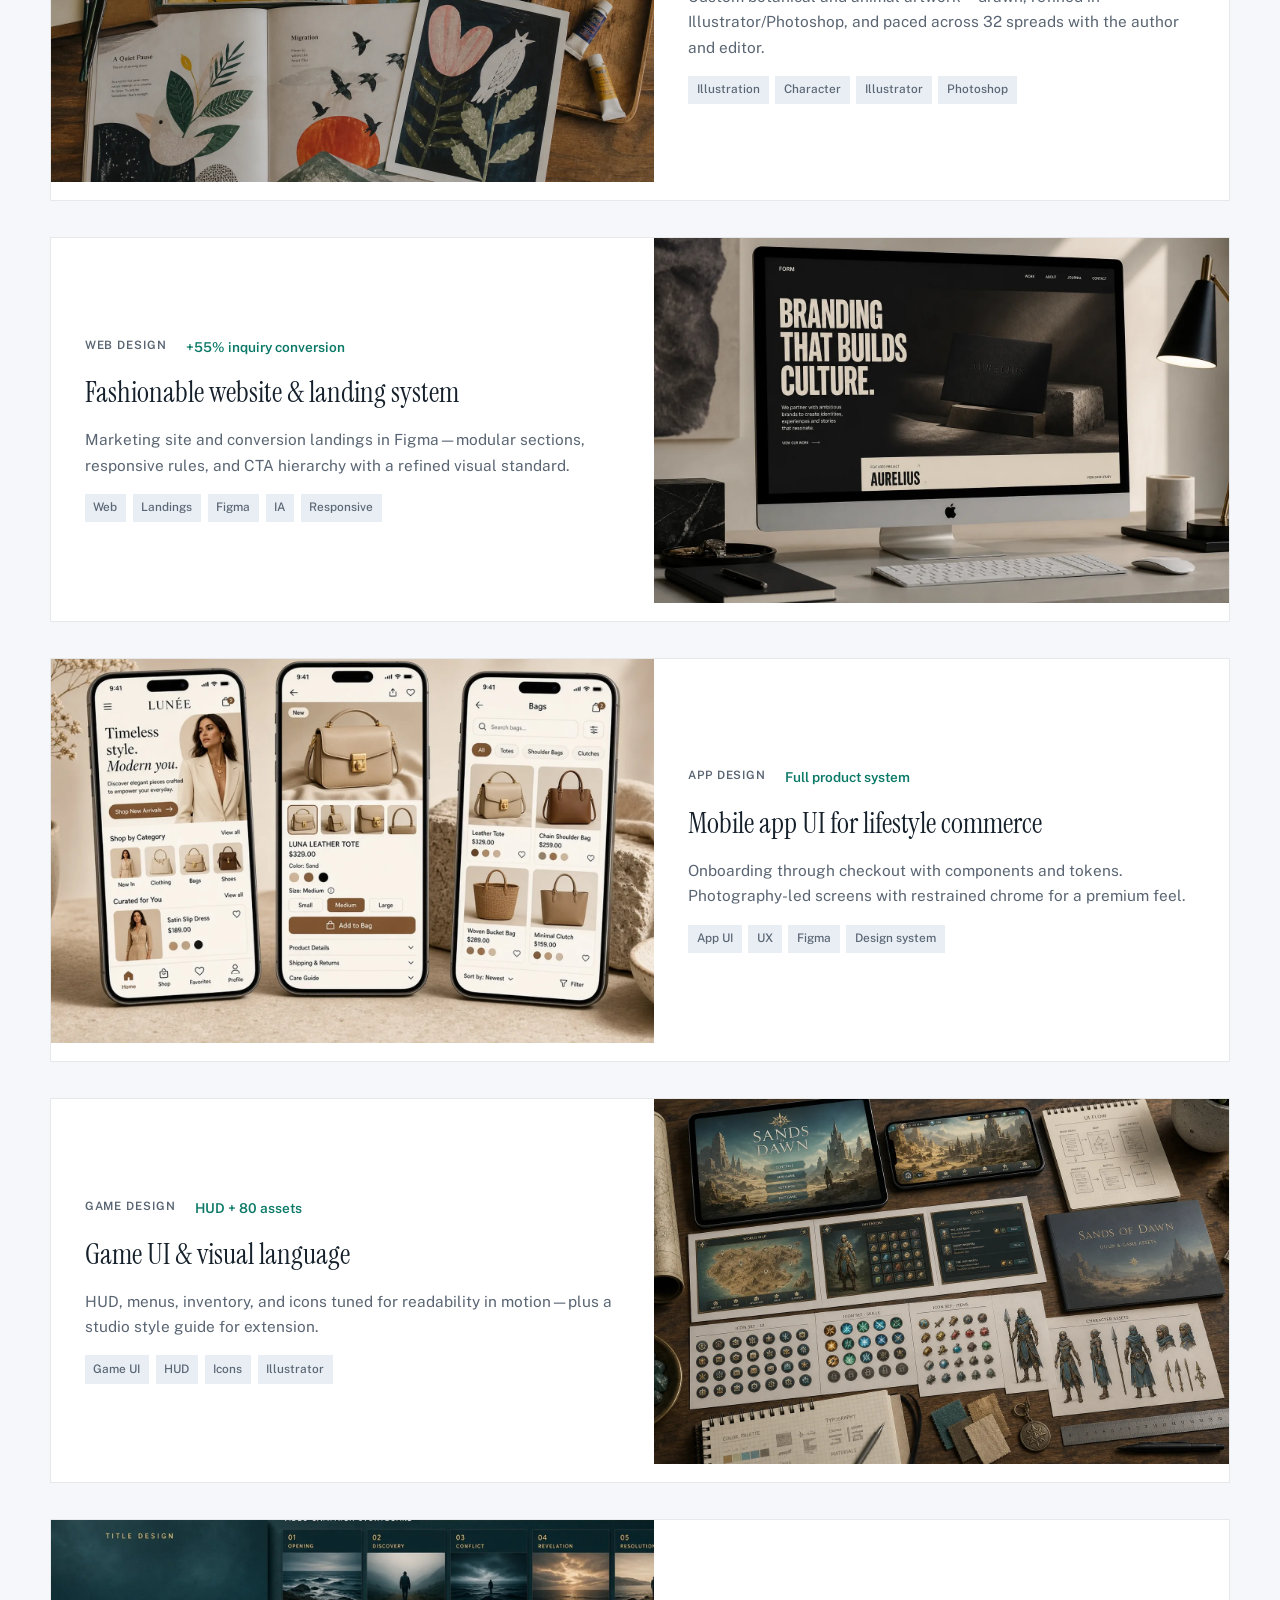
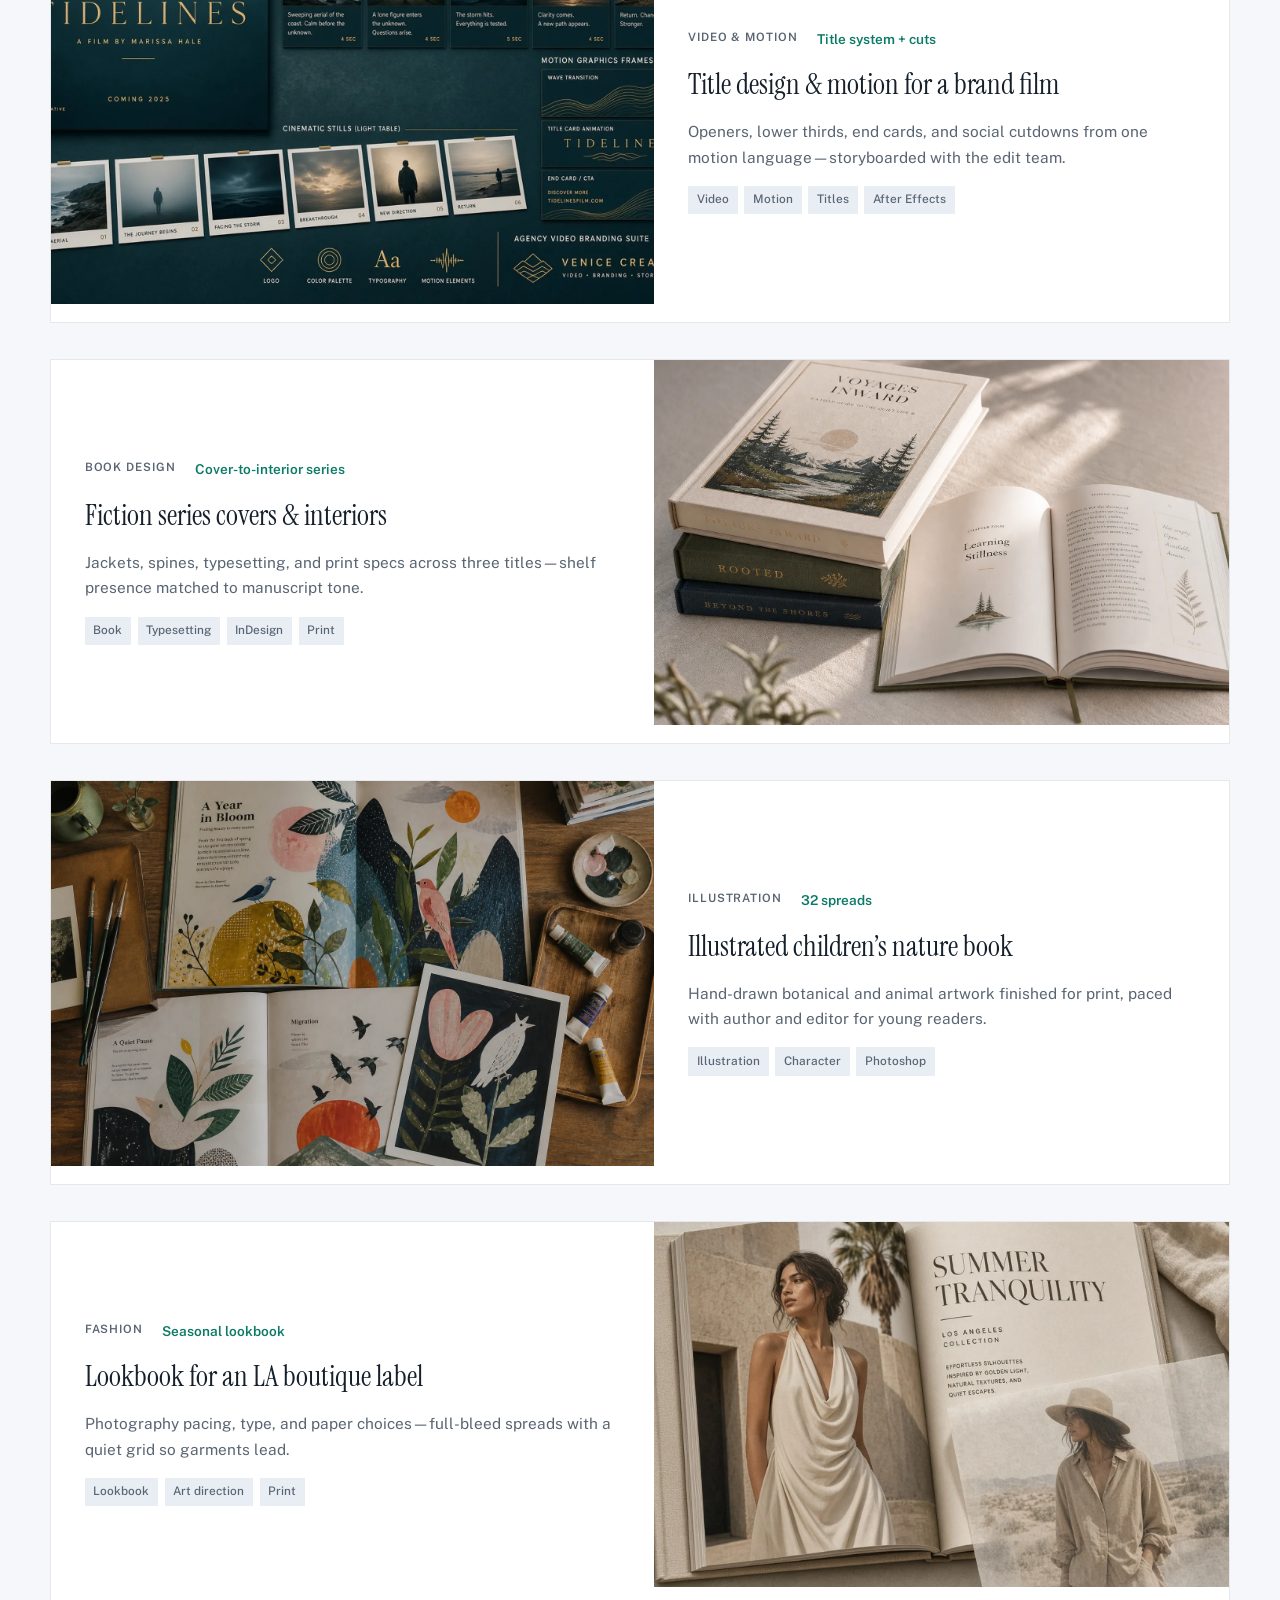
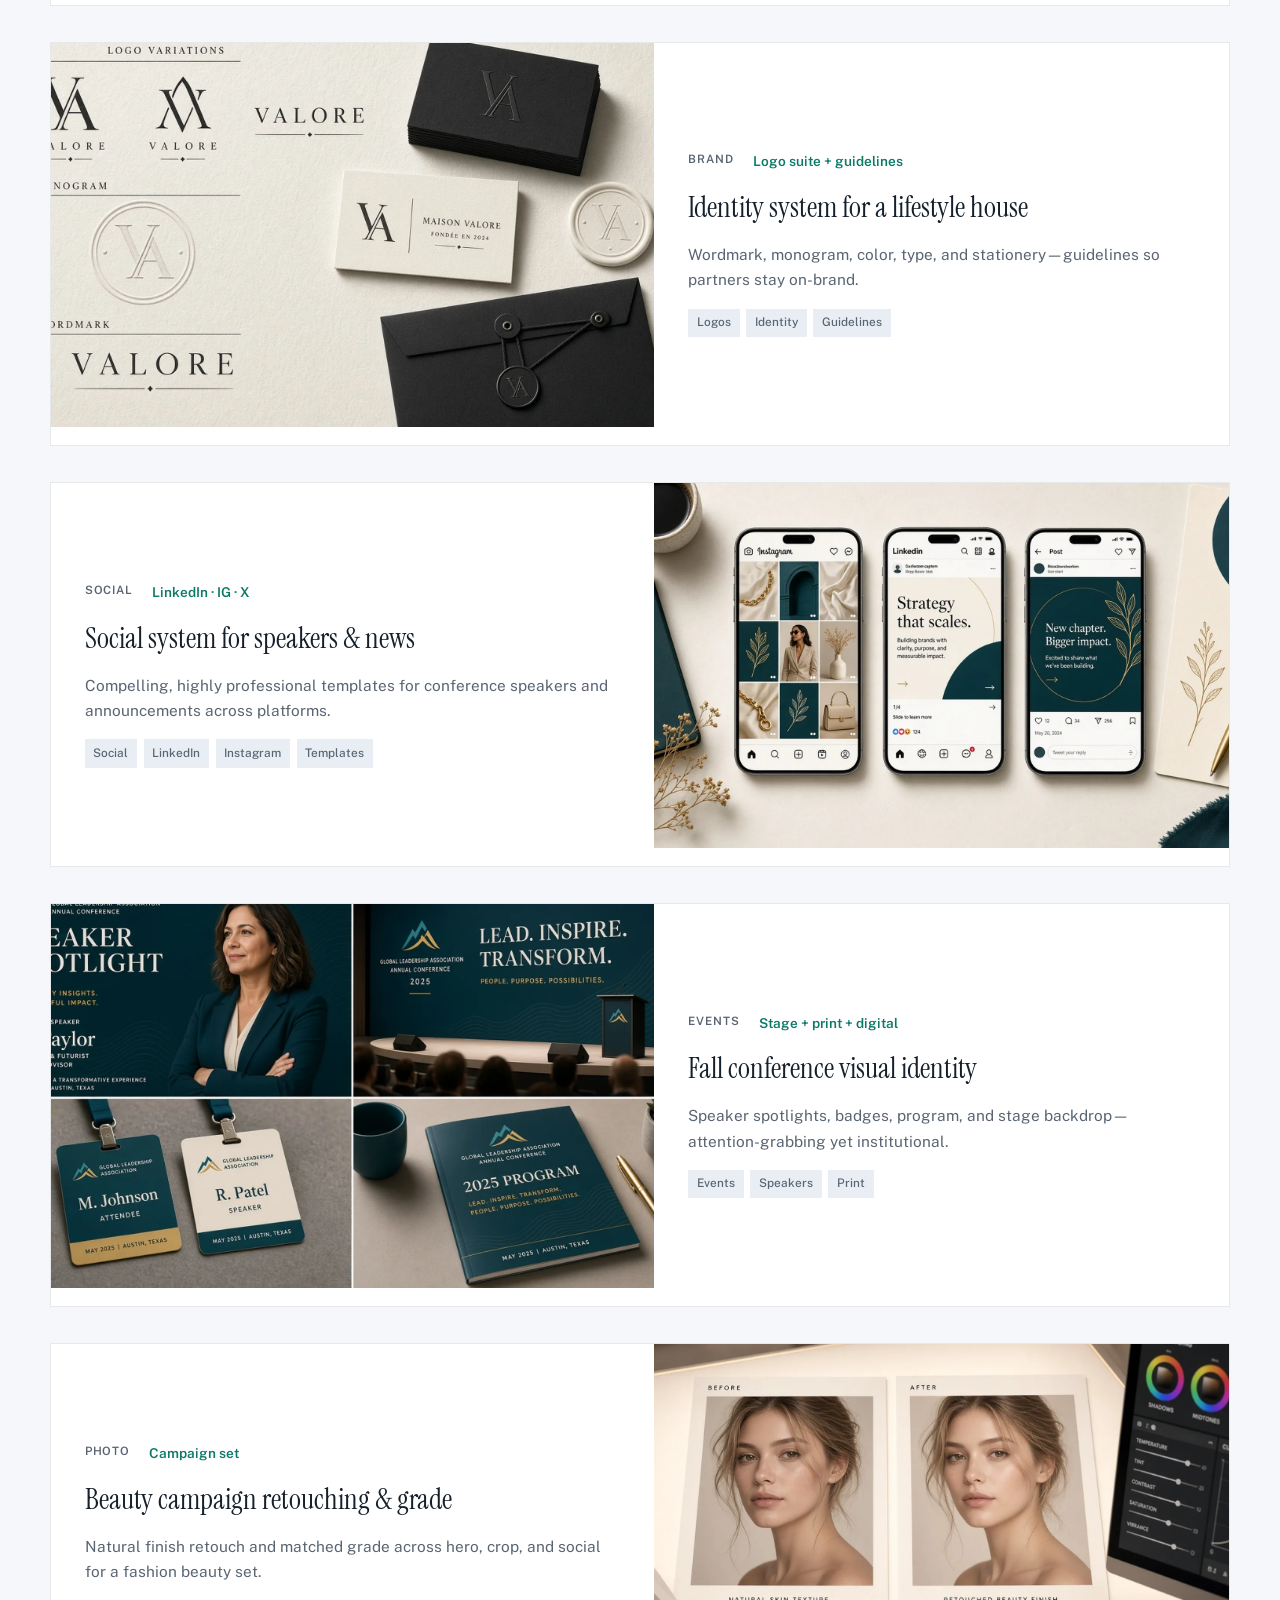
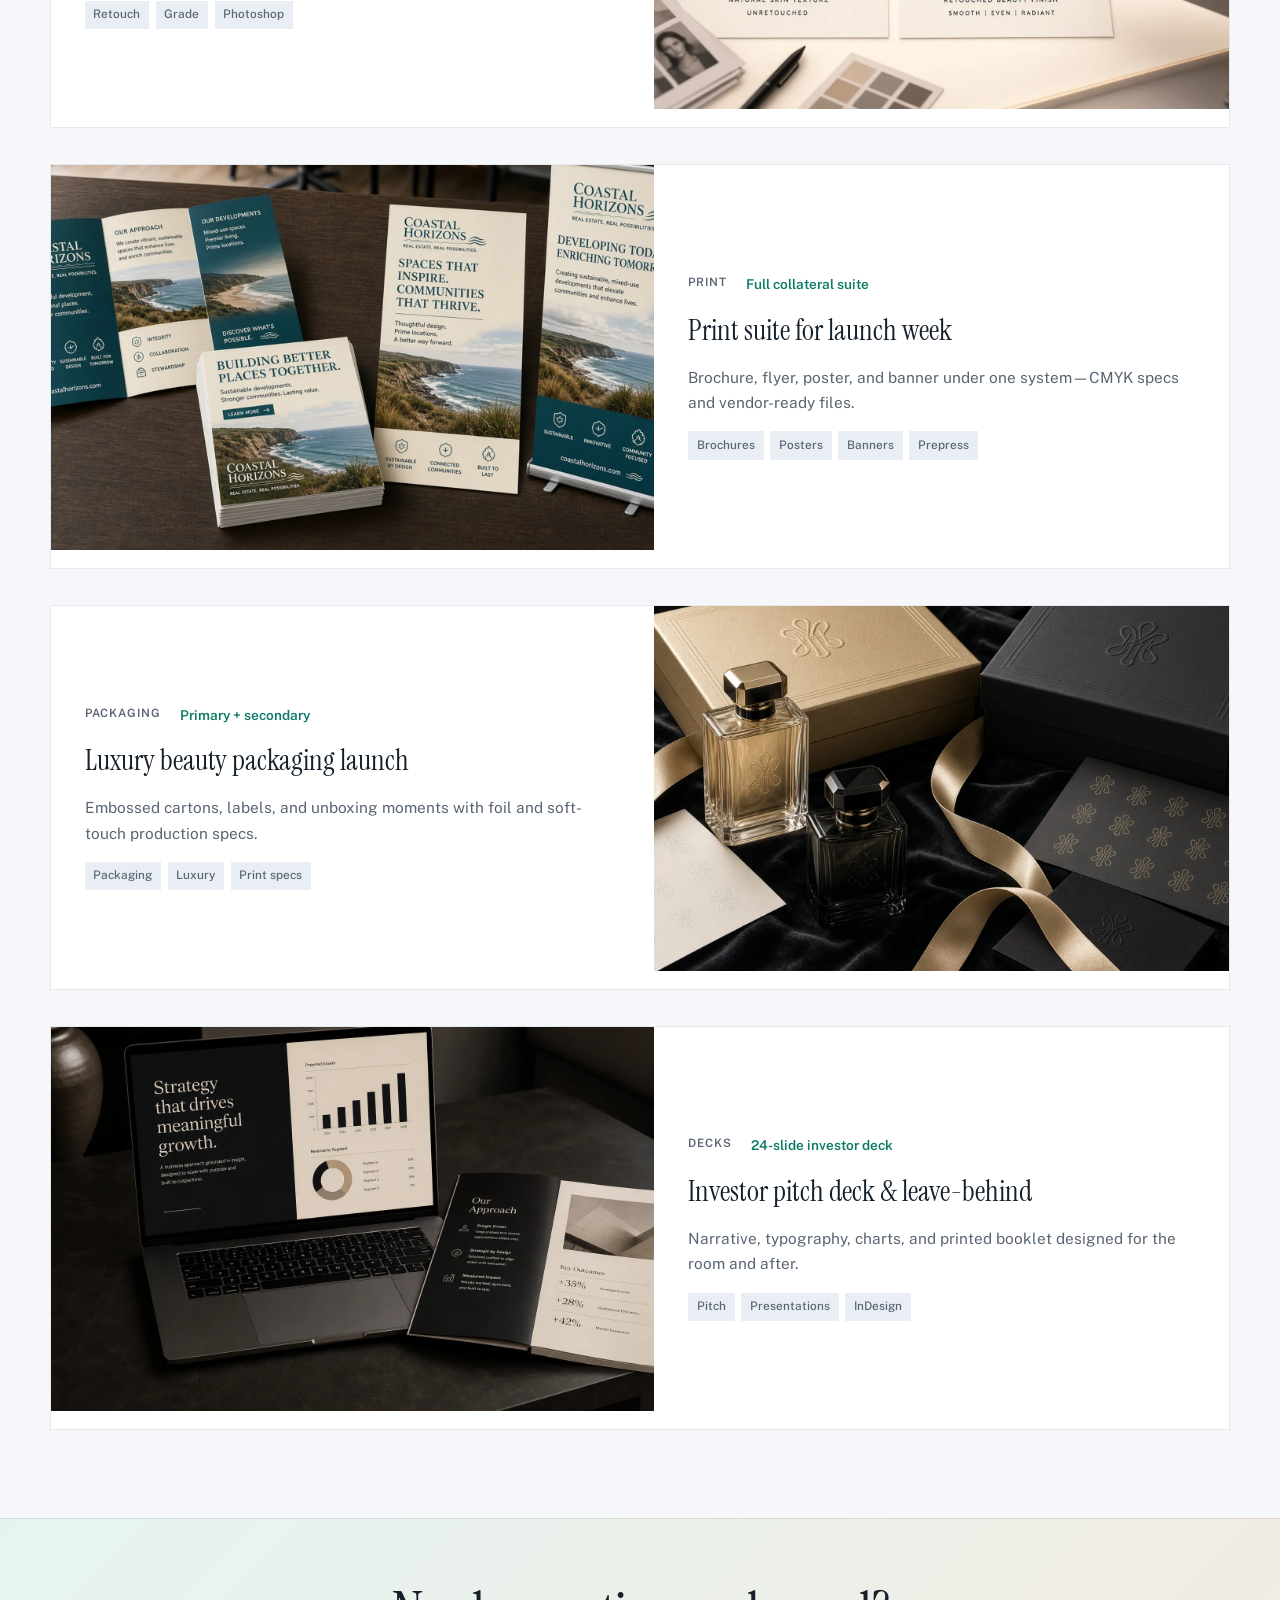
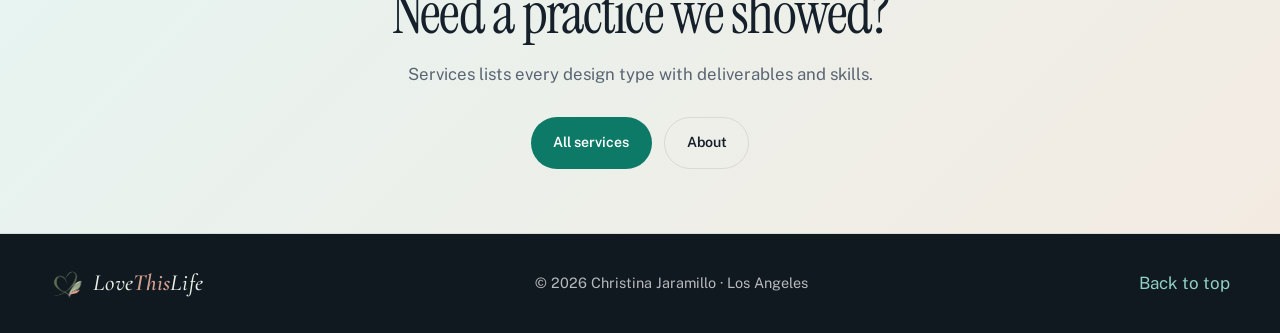
<file: work.html>
<!DOCTYPE html>
<html lang="en">
<head>
  <meta charset="UTF-8" />
  <meta name="viewport" content="width=device-width, initial-scale=1.0" />
  <title>Work — LoveThisLife · Fashionable Design Portfolio</title>
  <meta name="description" content="Portfolio from LoveThisLife—graphic design, illustration, 2D/3D, web, app, game, video, book, brand, and more." />
  <link rel="preconnect" href="https://fonts.googleapis.com" />
  <link rel="preconnect" href="https://fonts.gstatic.com" crossorigin />
  <link href="https://fonts.googleapis.com/css2?family=Cormorant+Garamond:ital,wght@0,400;0,500;0,600;0,700;1,400;1,500;1,600&family=Instrument+Serif:ital@0;1&family=Public+Sans:ital,wght@0,300;0,400;0,500;0,600;0,700;1,400&display=swap" rel="stylesheet" />
  <link rel="icon" href="assets/favicon.ico" sizes="any" />
  <link rel="icon" href="assets/favicon-32.png" type="image/png" sizes="32x32" />
  <link rel="icon" href="assets/logo.png" type="image/png" sizes="any" />
  <link rel="apple-touch-icon" href="assets/apple-touch-icon.png" sizes="180x180" />
  <link rel="stylesheet" href="styles.css" />
</head>
<body>
  <a class="skip-link" href="#main">Skip to content</a>
  <div class="progress" aria-hidden="true"><div class="progress__fill" id="progress-fill"></div></div>
  <div class="progress-radial" aria-hidden="true">
    <svg viewBox="0 0 36 36"><circle class="progress-radial__track" cx="18" cy="18" r="15.5" /><circle class="progress-radial__value" id="progress-radial" cx="18" cy="18" r="15.5" /></svg>
  </div>

  <header class="site-header" id="top">
    <div class="header-inner">
      <a class="logo" href="index.html" aria-label="LoveThisLife home">
        <img class="logo-mark" src="assets/logo.png" alt="" width="64" height="64" />
        <span class="logo-word">Love<span>This</span>Life</span>
      </a>
      <nav class="nav" aria-label="Primary">
        <a href="index.html">Home</a>
        <a href="services.html">Services</a>
        <a href="work.html" class="is-active">Work</a>
        <a href="about.html">About</a>
        <a class="nav-cta" href="services.html">Services</a>
      </nav>
      <button class="nav-toggle" type="button" aria-expanded="false" aria-controls="mobile-nav" aria-label="Open menu"><span></span><span></span></button>
    </div>
    <nav class="mobile-nav" id="mobile-nav" hidden>
      <a href="index.html">Home</a>
      <a href="services.html">Services</a>
      <a href="work.html">Work</a>
      <a href="about.html">About</a>
    </nav>
  </header>

  <main id="main">
    <header class="page-hero">
      <div class="container">
        <p class="eyebrow reveal">Portfolio</p>
        <h1 class="section-title kinetic reveal" data-kinetic>Work with taste and detail</h1>
        <p class="section-lede reveal">Graphic design and illustration (2D &amp; 3D) first—then web, app, game, video, book, brand, fashion, social, and print case studies.</p>
      </div>
    </header>

    <section class="section work">
      <div class="container">
        <div class="projects">
          <article class="project reveal">
            <figure class="project-media"><img src="assets/project-graphic-campaign.webp" alt="Graphic design campaign" loading="lazy" /></figure>
            <div class="project-body">
              <div class="work-meta"><span class="work-tag">Graphic Design</span><span class="work-result">Poster + editorial system</span></div>
              <h3>Fashionable graphic campaign for a seasonal drop</h3>
              <p>Built a type-led poster and layout system—composition, display type, and modular crops from gallery wall to social. Graphic design carried the brand voice without needing a full rebrand.</p>
              <ul class="work-stack"><li>Graphic design</li><li>Typography</li><li>Posters</li><li>Layout</li><li>Campaign</li></ul>
            </div>
          </article>

          <article class="project reveal">
            <figure class="project-media"><img src="assets/project-illustration-3d.webp" alt="2D illustration and 3D design" loading="lazy" /></figure>
            <div class="project-body">
              <div class="work-meta"><span class="work-tag">Illustration · 2D / 3D</span><span class="work-result">Flat art + product renders</span></div>
              <h3>2D illustration with 3D product design</h3>
              <p>Hand-finished 2D fashion illustrations paired with soft 3D product and packaging renders—materials, lighting, and stills for ads and lookbook pages. One narrative across flat and dimensional assets.</p>
              <ul class="work-stack"><li>2D illustration</li><li>3D design</li><li>Product renders</li><li>Adobe</li></ul>
            </div>
          </article>

          <article class="project reveal">
            <figure class="project-media"><img src="assets/project-illustration.webp" alt="Custom illustration" loading="lazy" /></figure>
            <div class="project-body">
              <div class="work-meta"><span class="work-tag">Illustration</span><span class="work-result">32 spreads</span></div>
              <h3>Illustrated children’s nature book</h3>
              <p>Custom botanical and animal artwork—drawn, refined in Illustrator/Photoshop, and paced across 32 spreads with the author and editor.</p>
              <ul class="work-stack"><li>Illustration</li><li>Character</li><li>Illustrator</li><li>Photoshop</li></ul>
            </div>
          </article>

          <article class="project reveal">
            <figure class="project-media"><img src="assets/project-studio-web.webp" alt="Website design" loading="lazy" /></figure>
            <div class="project-body">
              <div class="work-meta"><span class="work-tag">Web Design</span><span class="work-result">+55% inquiry conversion</span></div>
              <h3>Fashionable website &amp; landing system</h3>
              <p>Marketing site and conversion landings in Figma—modular sections, responsive rules, and CTA hierarchy with a refined visual standard.</p>
              <ul class="work-stack"><li>Web</li><li>Landings</li><li>Figma</li><li>IA</li><li>Responsive</li></ul>
            </div>
          </article>

          <article class="project reveal">
            <figure class="project-media"><img src="assets/project-fashion-app.webp" alt="App UI design" loading="lazy" /></figure>
            <div class="project-body">
              <div class="work-meta"><span class="work-tag">App Design</span><span class="work-result">Full product system</span></div>
              <h3>Mobile app UI for lifestyle commerce</h3>
              <p>Onboarding through checkout with components and tokens. Photography-led screens with restrained chrome for a premium feel.</p>
              <ul class="work-stack"><li>App UI</li><li>UX</li><li>Figma</li><li>Design system</li></ul>
            </div>
          </article>

          <article class="project reveal">
            <figure class="project-media"><img src="assets/project-game-ui.webp" alt="Game UI" loading="lazy" /></figure>
            <div class="project-body">
              <div class="work-meta"><span class="work-tag">Game Design</span><span class="work-result">HUD + 80 assets</span></div>
              <h3>Game UI &amp; visual language</h3>
              <p>HUD, menus, inventory, and icons tuned for readability in motion—plus a studio style guide for extension.</p>
              <ul class="work-stack"><li>Game UI</li><li>HUD</li><li>Icons</li><li>Illustrator</li></ul>
            </div>
          </article>

          <article class="project reveal">
            <figure class="project-media"><img src="assets/project-video-titles.webp" alt="Video titles" loading="lazy" /></figure>
            <div class="project-body">
              <div class="work-meta"><span class="work-tag">Video &amp; Motion</span><span class="work-result">Title system + cuts</span></div>
              <h3>Title design &amp; motion for a brand film</h3>
              <p>Openers, lower thirds, end cards, and social cutdowns from one motion language—storyboarded with the edit team.</p>
              <ul class="work-stack"><li>Video</li><li>Motion</li><li>Titles</li><li>After Effects</li></ul>
            </div>
          </article>

          <article class="project reveal">
            <figure class="project-media"><img src="assets/project-book-design.webp" alt="Book design" loading="lazy" /></figure>
            <div class="project-body">
              <div class="work-meta"><span class="work-tag">Book Design</span><span class="work-result">Cover-to-interior series</span></div>
              <h3>Fiction series covers &amp; interiors</h3>
              <p>Jackets, spines, typesetting, and print specs across three titles—shelf presence matched to manuscript tone.</p>
              <ul class="work-stack"><li>Book</li><li>Typesetting</li><li>InDesign</li><li>Print</li></ul>
            </div>
          </article>

          <article class="project reveal">
            <figure class="project-media"><img src="assets/project-illustration.webp" alt="Illustration" loading="lazy" /></figure>
            <div class="project-body">
              <div class="work-meta"><span class="work-tag">Illustration</span><span class="work-result">32 spreads</span></div>
              <h3>Illustrated children’s nature book</h3>
              <p>Hand-drawn botanical and animal artwork finished for print, paced with author and editor for young readers.</p>
              <ul class="work-stack"><li>Illustration</li><li>Character</li><li>Photoshop</li></ul>
            </div>
          </article>

          <article class="project reveal">
            <figure class="project-media"><img src="assets/project-lookbook.webp" alt="Fashion lookbook" loading="lazy" /></figure>
            <div class="project-body">
              <div class="work-meta"><span class="work-tag">Fashion</span><span class="work-result">Seasonal lookbook</span></div>
              <h3>Lookbook for an LA boutique label</h3>
              <p>Photography pacing, type, and paper choices—full-bleed spreads with a quiet grid so garments lead.</p>
              <ul class="work-stack"><li>Lookbook</li><li>Art direction</li><li>Print</li></ul>
            </div>
          </article>

          <article class="project reveal">
            <figure class="project-media"><img src="assets/project-logo-suite.webp" alt="Brand identity" loading="lazy" /></figure>
            <div class="project-body">
              <div class="work-meta"><span class="work-tag">Brand</span><span class="work-result">Logo suite + guidelines</span></div>
              <h3>Identity system for a lifestyle house</h3>
              <p>Wordmark, monogram, color, type, and stationery—guidelines so partners stay on-brand.</p>
              <ul class="work-stack"><li>Logos</li><li>Identity</li><li>Guidelines</li></ul>
            </div>
          </article>

          <article class="project reveal">
            <figure class="project-media"><img src="assets/project-social-kit.webp" alt="Social media kit" loading="lazy" /></figure>
            <div class="project-body">
              <div class="work-meta"><span class="work-tag">Social</span><span class="work-result">LinkedIn · IG · X</span></div>
              <h3>Social system for speakers &amp; news</h3>
              <p>Compelling, highly professional templates for conference speakers and announcements across platforms.</p>
              <ul class="work-stack"><li>Social</li><li>LinkedIn</li><li>Instagram</li><li>Templates</li></ul>
            </div>
          </article>

          <article class="project reveal">
            <figure class="project-media"><img src="assets/project-conference-brand.webp" alt="Conference branding" loading="lazy" /></figure>
            <div class="project-body">
              <div class="work-meta"><span class="work-tag">Events</span><span class="work-result">Stage + print + digital</span></div>
              <h3>Fall conference visual identity</h3>
              <p>Speaker spotlights, badges, program, and stage backdrop—attention-grabbing yet institutional.</p>
              <ul class="work-stack"><li>Events</li><li>Speakers</li><li>Print</li></ul>
            </div>
          </article>

          <article class="project reveal">
            <figure class="project-media"><img src="assets/project-beauty-retouch.webp" alt="Photo retouching" loading="lazy" /></figure>
            <div class="project-body">
              <div class="work-meta"><span class="work-tag">Photo</span><span class="work-result">Campaign set</span></div>
              <h3>Beauty campaign retouching &amp; grade</h3>
              <p>Natural finish retouch and matched grade across hero, crop, and social for a fashion beauty set.</p>
              <ul class="work-stack"><li>Retouch</li><li>Grade</li><li>Photoshop</li></ul>
            </div>
          </article>

          <article class="project reveal">
            <figure class="project-media"><img src="assets/project-print-suite.webp" alt="Print collateral" loading="lazy" /></figure>
            <div class="project-body">
              <div class="work-meta"><span class="work-tag">Print</span><span class="work-result">Full collateral suite</span></div>
              <h3>Print suite for launch week</h3>
              <p>Brochure, flyer, poster, and banner under one system—CMYK specs and vendor-ready files.</p>
              <ul class="work-stack"><li>Brochures</li><li>Posters</li><li>Banners</li><li>Prepress</li></ul>
            </div>
          </article>

          <article class="project reveal">
            <figure class="project-media"><img src="assets/project-luxury-packaging.webp" alt="Packaging" loading="lazy" /></figure>
            <div class="project-body">
              <div class="work-meta"><span class="work-tag">Packaging</span><span class="work-result">Primary + secondary</span></div>
              <h3>Luxury beauty packaging launch</h3>
              <p>Embossed cartons, labels, and unboxing moments with foil and soft-touch production specs.</p>
              <ul class="work-stack"><li>Packaging</li><li>Luxury</li><li>Print specs</li></ul>
            </div>
          </article>

          <article class="project reveal">
            <figure class="project-media"><img src="assets/project-pitch-deck.webp" alt="Pitch deck" loading="lazy" /></figure>
            <div class="project-body">
              <div class="work-meta"><span class="work-tag">Decks</span><span class="work-result">24-slide investor deck</span></div>
              <h3>Investor pitch deck &amp; leave-behind</h3>
              <p>Narrative, typography, charts, and printed booklet designed for the room and after.</p>
              <ul class="work-stack"><li>Pitch</li><li>Presentations</li><li>InDesign</li></ul>
            </div>
          </article>
        </div>
      </div>
    </section>

    <section class="cta-band">
      <div class="container">
        <h2 class="section-title">Need a practice we showed?</h2>
        <p class="section-lede">Services lists every design type with deliverables and skills.</p>
        <div class="hero-actions">
          <a class="btn btn--primary" href="services.html">All services</a>
          <a class="btn btn--ghost" href="about.html">About</a>
        </div>
      </div>
    </section>
  </main>

  <footer class="site-footer">
    <div class="container footer-inner">
      <div class="logo--footer">
        <img class="logo-mark" src="assets/logo.png" alt="" width="48" height="48" />
        <span class="logo-word logo-word--footer">Love<span>This</span>Life</span>
      </div>
      <p>© <span id="year"></span> Christina Jaramillo · Los Angeles</p>
      <a href="#top">Back to top</a>
    </div>
  </footer>
  <script src="script.js"></script>
</body>
</html>
</file>
<file: styles.css>
/* LoveThisLife — fashionable design agency (bright multi-page) */

:root {
  --ink: #15202b;
  --ink-soft: #5a6573;
  --mist: #e8eef4;
  --paper: #f5f7fa;
  --white: #ffffff;
  --teal: #0d7a68;
  --teal-soft: #e6f4f1;
  --champagne: #a67c52;
  --line: rgba(21, 32, 43, 0.1);
  --shadow: 0 18px 48px rgba(21, 32, 43, 0.08);
  --font-display: "Instrument Serif", Georgia, serif;
  --font-logo: "Cormorant Garamond", "Times New Roman", serif;
  --font-body: "Public Sans", system-ui, sans-serif;
  --logo-ink: #2f4635;
  --logo-leaf: #8a9f7c;
  --logo-rose: #c4897a;
  --max: 1180px;
  --header-h: 4.4rem;
  --ease: cubic-bezier(0.22, 1, 0.36, 1);
}

*, *::before, *::after { box-sizing: border-box; }
html { scroll-behavior: smooth; }
body {
  margin: 0;
  font-family: var(--font-body);
  font-size: 1.0625rem;
  line-height: 1.65;
  color: var(--ink);
  background: var(--paper);
  -webkit-font-smoothing: antialiased;
}
img { max-width: 100%; display: block; }
a { color: inherit; text-decoration: none; }
a:hover { color: var(--teal); }
.skip-link {
  position: absolute; left: 1rem; top: -100%; z-index: 100;
  padding: 0.75rem 1rem; background: var(--ink); color: var(--white);
}
.skip-link:focus { top: 1rem; }
.container { width: min(100% - 2.5rem, var(--max)); margin-inline: auto; }

.progress {
  position: fixed; top: 0; left: 0; right: 0; height: 2px; z-index: 60;
}
.progress__fill {
  height: 100%; width: 0%;
  background: linear-gradient(90deg, var(--teal), var(--champagne));
}
.progress-radial {
  position: fixed; right: 1.1rem; bottom: 1.1rem; z-index: 55;
  width: 2.6rem; height: 2.6rem; opacity: 0.9; pointer-events: none;
}
.progress-radial svg { width: 100%; height: 100%; transform: rotate(-90deg); }
.progress-radial__track { fill: none; stroke: rgba(21,32,43,0.12); stroke-width: 2; }
.progress-radial__value {
  fill: none; stroke: var(--teal); stroke-width: 2;
  stroke-dasharray: 97.4; stroke-dashoffset: 97.4;
}

/* Header — bright */
.site-header {
  position: fixed; inset: 0 0 auto; z-index: 50; height: var(--header-h);
  background: rgba(245, 247, 250, 0.88);
  backdrop-filter: blur(14px);
  border-bottom: 1px solid transparent;
  transition: border-color 0.3s ease, background 0.3s ease;
}
.site-header.is-scrolled {
  border-bottom-color: var(--line);
  background: rgba(255, 255, 255, 0.94);
}
.header-inner {
  width: min(100% - 2.5rem, var(--max));
  margin-inline: auto;
  height: 100%;
  display: flex;
  align-items: center;
  justify-content: space-between;
  gap: 1rem;
}
.logo {
  display: inline-flex;
  align-items: center;
  gap: 0.65rem;
  color: inherit;
}
.logo:hover { color: inherit; }
.logo-mark {
  width: 2.5rem;
  height: 2.5rem;
  object-fit: contain;
  display: block;
  flex-shrink: 0;
}
.logo-word {
  font-family: var(--font-logo);
  font-size: 1.72rem;
  font-weight: 500;
  font-style: italic;
  letter-spacing: 0.01em;
  line-height: 1;
  color: var(--logo-ink);
}
.logo-word span {
  font-style: italic;
  font-weight: 600;
  color: var(--logo-rose);
}
.logo-word--footer {
  color: #e8efe4;
  font-size: 1.45rem;
  font-weight: 500;
}
.logo-word--footer span { color: #d4a090; }
.logo--footer {
  display: inline-flex;
  align-items: center;
  gap: 0.55rem;
}
.logo--footer .logo-mark {
  width: 2.15rem;
  height: 2.15rem;
  filter: brightness(1.12);
}

.nav { display: none; gap: 1.5rem; align-items: center; }
.nav a {
  font-size: 0.82rem;
  font-weight: 600;
  letter-spacing: 0.04em;
  color: var(--ink-soft);
}
.nav a:hover, .nav a.is-active { color: var(--ink); }
.nav .nav-cta {
  padding: 0.55rem 1rem;
  color: var(--white) !important;
  background: var(--teal);
  border-radius: 999px;
}
.nav .nav-cta:hover { background: #0a6556; color: var(--white) !important; }

.nav-toggle {
  width: 2.5rem; height: 2.5rem; border: 0; background: transparent;
  display: flex; flex-direction: column; justify-content: center; gap: 6px; cursor: pointer;
}
.nav-toggle span {
  display: block; width: 1.3rem; height: 1.5px; margin-inline: auto; background: var(--ink);
  transition: transform 0.25s ease;
}
.nav-toggle[aria-expanded="true"] span:first-child { transform: translateY(3.75px) rotate(45deg); }
.nav-toggle[aria-expanded="true"] span:last-child { transform: translateY(-3.75px) rotate(-45deg); }
.mobile-nav {
  display: flex; flex-direction: column;
  padding: 0.5rem 1.25rem 1.25rem;
  background: var(--white);
  border-bottom: 1px solid var(--line);
}
.mobile-nav[hidden] { display: none; }
.mobile-nav a {
  padding: 0.85rem 0.2rem;
  font-weight: 500;
  border-bottom: 1px solid var(--line);
}
@media (min-width: 880px) {
  .nav { display: flex; }
  .nav-toggle, .mobile-nav { display: none !important; }
}

/* Hero — bright */
.hero {
  position: relative;
  min-height: 100svh;
  display: flex;
  align-items: center;
  padding: calc(var(--header-h) + 2.5rem) 0 4rem;
  overflow: hidden;
  background:
    radial-gradient(ellipse 60% 50% at 12% 18%, rgba(13, 122, 104, 0.14), transparent 55%),
    radial-gradient(ellipse 45% 40% at 88% 75%, rgba(166, 124, 82, 0.12), transparent 50%),
    linear-gradient(165deg, #eef4f8 0%, #f7f9fb 45%, #eaf3f0 100%);
}
.hero-bg { position: absolute; inset: 0; pointer-events: none; }
.hero-mesh {
  position: absolute; inset: -10%;
  background:
    radial-gradient(circle at 20% 30%, rgba(13,122,104,0.12), transparent 42%),
    radial-gradient(circle at 78% 20%, rgba(166,124,82,0.1), transparent 40%);
  animation: drift 18s ease-in-out infinite alternate;
}
.hero-grid {
  position: absolute; inset: 0;
  background-image:
    linear-gradient(rgba(21,32,43,0.04) 1px, transparent 1px),
    linear-gradient(90deg, rgba(21,32,43,0.04) 1px, transparent 1px);
  background-size: 56px 56px;
  mask-image: radial-gradient(ellipse 80% 70% at 55% 45%, black, transparent 75%);
}
.hero-orb { position: absolute; border-radius: 50%; filter: blur(60px); }
.hero-orb--a {
  width: min(50vw, 480px); height: min(50vw, 480px);
  top: 5%; right: -8%; background: rgba(13,122,104,0.18);
  animation: float 14s ease-in-out infinite alternate;
}
.hero-orb--b {
  width: min(40vw, 380px); height: min(40vw, 380px);
  bottom: 0; left: -8%; background: rgba(166,124,82,0.12);
  animation: float 16s ease-in-out infinite alternate-reverse;
}
.hero-layout {
  position: relative; z-index: 1;
  width: min(100% - 2.5rem, var(--max));
  margin-inline: auto;
  display: grid; gap: 2.5rem; align-items: center;
}
@media (min-width: 900px) {
  .hero-layout { grid-template-columns: 1.15fr 0.85fr; gap: 3.5rem; }
}
.hero-location {
  margin: 0 0 1rem;
  font-size: 0.78rem; font-weight: 700;
  letter-spacing: 0.16em; text-transform: uppercase; color: var(--teal);
}
.hero-brand {
  margin: 0;
  font-family: var(--font-logo);
  font-size: clamp(3.4rem, 11vw, 6.8rem);
  font-weight: 500;
  font-style: italic;
  line-height: 0.92;
  letter-spacing: -0.01em;
  color: var(--logo-ink);
}
.hero-brand span { font-style: italic; font-weight: 600; color: var(--logo-rose); }
.hero-name {
  margin: 0.9rem 0 0;
  font-size: 1.05rem; font-weight: 600;
  letter-spacing: 0.04em; color: var(--ink-soft);
}
.hero-lede {
  margin: 1.4rem 0 0; max-width: 36rem;
  font-size: 1.15rem; color: var(--ink-soft);
}
.hero-practices {
  display: flex; flex-wrap: wrap; gap: 0.45rem;
  margin: 1.5rem 0 0; padding: 0; list-style: none;
}
.hero-practices li {
  padding: 0.4rem 0.8rem;
  font-size: 0.72rem; font-weight: 700;
  letter-spacing: 0.08em; text-transform: uppercase;
  color: var(--teal); background: var(--teal-soft); border-radius: 999px;
}
.hero-actions {
  display: flex; flex-wrap: wrap; gap: 0.75rem;
  margin-top: 1.75rem;
}
.btn {
  display: inline-flex; align-items: center; justify-content: center;
  padding: 0.85rem 1.35rem;
  font-size: 0.88rem; font-weight: 600;
  border-radius: 999px; border: 1px solid transparent;
  transition: background 0.25s ease, color 0.25s ease, border-color 0.25s ease;
}
.btn--primary { background: var(--teal); color: var(--white) !important; }
.btn--primary:hover { background: #0a6556; color: var(--white) !important; }
.btn--ghost {
  background: transparent; color: var(--ink) !important;
  border-color: var(--line);
}
.btn--ghost:hover { border-color: var(--teal); color: var(--teal) !important; }

.hero-portrait {
  margin: 0; justify-self: center; width: min(100%, 22rem);
}
@media (min-width: 900px) { .hero-portrait { justify-self: end; width: min(100%, 25rem); } }
.hero-portrait img {
  width: 100%; height: auto;
  filter: drop-shadow(0 22px 40px rgba(21, 32, 43, 0.16));
}

.hero-scroll {
  position: absolute; left: 50%; bottom: 1.3rem; transform: translateX(-50%);
  display: flex; flex-direction: column; align-items: center; gap: 0.5rem;
  font-size: 0.68rem; font-weight: 600; letter-spacing: 0.16em;
  text-transform: uppercase; color: var(--ink-soft); z-index: 2;
  opacity: 0; animation: fade-in 0.8s ease 1s forwards;
}
.hero-scroll__line {
  width: 1px; height: 2.6rem;
  background: linear-gradient(to bottom, var(--teal), transparent);
  animation: scroll-line 2s ease-in-out infinite;
}

/* Page hero (inner pages) */
.page-hero {
  padding: calc(var(--header-h) + 3.5rem) 0 3rem;
  background:
    radial-gradient(ellipse 50% 60% at 90% 10%, rgba(13,122,104,0.1), transparent 50%),
    linear-gradient(180deg, #eef4f8 0%, var(--paper) 100%);
  border-bottom: 1px solid var(--line);
}
.page-hero .section-title { max-width: 18ch; }
.page-hero .section-lede { max-width: 40rem; }

/* Sections */
.section { padding: 5.5rem 0; }
.eyebrow {
  margin: 0 0 0.75rem;
  font-size: 0.75rem; font-weight: 700;
  letter-spacing: 0.16em; text-transform: uppercase; color: var(--teal);
}
.section-title {
  margin: 0;
  font-family: var(--font-display);
  font-size: clamp(2.2rem, 5vw, 3.6rem);
  font-weight: 400; line-height: 1.08; letter-spacing: -0.03em;
}
.section-lede { margin: 1rem 0 0; max-width: 38rem; color: var(--ink-soft); font-size: 1.05rem; }
.intro-sub {
  margin: 0.5rem 0 0;
  font-family: var(--font-display);
  font-size: clamp(1.4rem, 3vw, 1.9rem);
  font-style: italic; color: var(--champagne);
}
.intro { background: var(--white); border-block: 1px solid var(--line); }
.intro-grid {
  display: grid; gap: 1.5rem;
}
@media (min-width: 860px) {
  .intro-grid { grid-template-columns: 1.1fr 0.9fr; gap: 3rem; align-items: end; }
  .intro-grid .section-title { grid-column: 1 / -1; }
}
.intro-copy p { margin: 0 0 1rem; color: var(--ink-soft); }
.intro-copy p:last-child { margin-bottom: 0; }

/* Practice cards */
.pillars { background: var(--white); padding: 5rem 0; }
.pillars-grid {
  margin-top: 2.5rem;
  display: grid; gap: 1rem;
}
@media (min-width: 700px) { .pillars-grid { grid-template-columns: repeat(2, 1fr); } }
@media (min-width: 1100px) { .pillars-grid { grid-template-columns: repeat(3, 1fr); } }
.pillar {
  margin: 0; position: relative; overflow: hidden;
  min-height: 260px; background: var(--mist);
  border: 1px solid var(--line);
  transition: transform 0.4s var(--ease), box-shadow 0.4s var(--ease);
}
.pillar:hover { transform: translateY(-5px); box-shadow: var(--shadow); }
.pillar img {
  width: 100%; height: 100%; min-height: 260px;
  object-fit: cover; opacity: 0.88;
  transition: transform 1s var(--ease);
}
.pillar:hover img { transform: scale(1.05); }
.pillar__copy {
  position: absolute; inset: auto 0 0 0;
  padding: 1.5rem 1.15rem 1.15rem;
  background: linear-gradient(transparent, rgba(21,32,43,0.82) 40%);
  color: var(--white);
}
.pillar__num {
  display: block; font-family: var(--font-display);
  font-size: 1.25rem; color: #8fd0c3; margin-bottom: 0.2rem;
}
.pillar h3 { margin: 0 0 0.35rem; font-size: 1.12rem; font-weight: 700; }
.pillar p { margin: 0; font-size: 0.86rem; color: rgba(255,255,255,0.78); line-height: 1.45; }
.pillar a.pillar-link {
  position: absolute; inset: 0; z-index: 2;
  color: transparent !important;
}

/* Service catalog */
.service-catalog { background: var(--paper); }
.service-grid {
  margin-top: 2.75rem;
  display: grid; gap: 1.25rem;
}
@media (min-width: 760px) { .service-grid { grid-template-columns: 1fr 1fr; } }
@media (min-width: 1100px) { .service-grid { grid-template-columns: repeat(3, 1fr); } }
.service-card {
  background: var(--white);
  border: 1px solid var(--line);
  overflow: hidden;
  display: flex; flex-direction: column;
  transition: transform 0.35s var(--ease), box-shadow 0.35s var(--ease);
}
.service-card:hover { transform: translateY(-4px); box-shadow: var(--shadow); }
.service-card__media { margin: 0; aspect-ratio: 16 / 10; overflow: hidden; background: var(--mist); }
.service-card__media img { width: 100%; height: 100%; object-fit: cover; }
.service-card__body { padding: 1.35rem 1.25rem 1.5rem; flex: 1; display: flex; flex-direction: column; }
.service-card__body span {
  font-size: 0.72rem; font-weight: 700; letter-spacing: 0.1em;
  text-transform: uppercase; color: var(--teal);
}
.service-card__body h3 {
  margin: 0.45rem 0 0.55rem;
  font-family: var(--font-display);
  font-size: 1.45rem; font-weight: 400;
}
.service-card__body p { margin: 0; color: var(--ink-soft); font-size: 0.94rem; flex: 1; }
.service-card__body ul {
  margin: 1rem 0 0; padding: 0; list-style: none;
  display: flex; flex-wrap: wrap; gap: 0.35rem;
}
.service-card__body li {
  padding: 0.25rem 0.55rem;
  font-size: 0.72rem; font-weight: 500;
  color: var(--ink-soft); background: var(--mist);
}

/* Skills */
.skills { background: var(--white); }
.skills-grid {
  display: grid; gap: 1.5rem; margin-top: 2.75rem;
}
@media (min-width: 700px) { .skills-grid { grid-template-columns: 1fr 1fr; } }
@media (min-width: 1000px) { .skills-grid { grid-template-columns: repeat(3, 1fr); } }
.skill-group { padding-top: 1.25rem; border-top: 2px solid var(--teal); }
.skill-group h3 { margin: 0 0 0.85rem; font-size: 1.02rem; font-weight: 700; }
.skill-group ul { margin: 0; padding: 0; list-style: none; }
.skill-group li {
  position: relative;
  padding: 0.5rem 0 0.5rem 1rem;
  border-bottom: 1px solid var(--line);
  font-size: 0.94rem; color: var(--ink-soft);
}
.skill-group li::before {
  content: "";
  position: absolute; left: 0; top: 0.95rem;
  width: 0.35rem; height: 0.35rem;
  background: var(--teal); opacity: 0.7;
}

/* Projects */
.work { background: var(--paper); }
.projects { margin-top: 2.75rem; display: grid; gap: 2.25rem; }
.project {
  display: grid; gap: 0;
  background: var(--white);
  border: 1px solid var(--line);
  overflow: hidden;
  transition: transform 0.4s var(--ease), box-shadow 0.4s var(--ease);
}
.project:hover { transform: translateY(-5px); box-shadow: var(--shadow); }
@media (min-width: 860px) {
  .project { grid-template-columns: 1.05fr 1fr; min-height: 300px; }
  .project:nth-child(even) .project-media { order: 2; }
}
.project-media { margin: 0; overflow: hidden; min-height: 220px; }
.project-media img {
  width: 100%; height: 100%; min-height: 240px;
  object-fit: cover;
  transform: scale(1.06); opacity: 0.92;
  transition: transform 1s var(--ease), opacity 0.8s var(--ease);
}
.project.is-visible .project-media img,
.project:hover .project-media img { transform: scale(1); opacity: 1; }
.project-body {
  padding: 1.5rem 1.4rem 1.7rem;
  display: flex; flex-direction: column; justify-content: center;
}
@media (min-width: 860px) { .project-body { padding: 2rem 2.1rem; } }
.project-body h3 {
  margin: 0 0 0.65rem;
  font-family: var(--font-display);
  font-size: clamp(1.35rem, 2.5vw, 1.8rem); font-weight: 400;
}
.project-body > p { margin: 0; color: var(--ink-soft); font-size: 0.96rem; }
.work-meta { display: flex; flex-wrap: wrap; gap: 0.7rem 1.2rem; margin-bottom: 0.7rem; }
.work-tag {
  font-size: 0.72rem; font-weight: 600; letter-spacing: 0.08em;
  text-transform: uppercase; color: var(--ink-soft);
}
.work-result { font-size: 0.85rem; font-weight: 600; color: var(--teal); }
.work-stack {
  display: flex; flex-wrap: wrap; gap: 0.4rem;
  margin: 1rem 0 0; padding: 0; list-style: none;
}
.work-stack li {
  padding: 0.28rem 0.55rem; font-size: 0.74rem; font-weight: 500;
  color: var(--ink-soft); background: var(--mist);
}

/* Career */
.career { background: var(--white); }
.career-layout { margin-top: 2.5rem; display: grid; gap: 2.5rem; }
@media (min-width: 900px) {
  .career-layout { grid-template-columns: 0.72fr 1.28fr; gap: 3rem; align-items: start; }
}
.career-visual {
  margin: 0; overflow: hidden; border: 1px solid var(--line);
  position: sticky; top: calc(var(--header-h) + 1rem);
}
.career-visual img { width: 100%; aspect-ratio: 3 / 4; object-fit: cover; }
.career-timeline { margin: 0; padding: 0; list-style: none; }
.career-timeline li {
  display: grid; gap: 0.75rem; padding: 1.4rem 0; border-top: 1px solid var(--line);
}
.career-timeline li:last-child { border-bottom: 1px solid var(--line); }
@media (min-width: 640px) {
  .career-timeline li { grid-template-columns: 5.5rem 1fr; gap: 1.5rem; }
}
.career-year {
  font-family: var(--font-display); font-size: 1.3rem;
  color: var(--teal); font-style: italic;
}
.career-timeline h3 { margin: 0 0 0.45rem; font-size: 1.08rem; font-weight: 700; }
.career-timeline p { margin: 0; color: var(--ink-soft); font-size: 0.95rem; }
.career-tags {
  display: flex; flex-wrap: wrap; gap: 0.35rem;
  margin: 0.8rem 0 0; padding: 0; list-style: none;
}
.career-tags li {
  padding: 0.22rem 0.5rem; font-size: 0.7rem; font-weight: 600;
  letter-spacing: 0.04em; text-transform: uppercase;
  color: var(--champagne); border: 1px solid rgba(166,124,82,0.35);
}

.industries { margin-top: 2.75rem; padding-top: 1.75rem; border-top: 1px solid var(--line); }
.industries__label {
  margin: 0 0 1rem; font-size: 0.75rem; font-weight: 600;
  letter-spacing: 0.1em; text-transform: uppercase; color: var(--ink-soft);
}
.industries__list {
  display: flex; flex-wrap: wrap; gap: 0.5rem;
  margin: 0; padding: 0; list-style: none;
}
.industries__list li {
  padding: 0.5rem 0.9rem; font-size: 0.9rem; font-weight: 500;
  background: var(--paper); border: 1px solid var(--line);
}

/* About */
.about { background: var(--paper); }
.about-grid {
  display: grid; gap: 2rem; align-items: center;
}
@media (min-width: 860px) {
  .about-grid { grid-template-columns: 0.85fr 1.15fr; gap: 3.5rem; }
}
.about-portrait { margin: 0; overflow: hidden; border: 1px solid var(--line); }
.about-portrait img { width: 100%; height: auto; }
.about-role { margin: 0.5rem 0 1.1rem; font-weight: 600; color: var(--teal); }
.about-copy > p { color: var(--ink-soft); }
.about-aside {
  margin-top: 1.75rem; padding: 1.25rem 0 0;
  border-top: 1px solid var(--line);
}
.about-aside dl { margin: 0; display: grid; gap: 0.85rem; }
.about-aside div { display: grid; gap: 0.15rem; }
@media (min-width: 500px) {
  .about-aside div { grid-template-columns: 6.5rem 1fr; gap: 1rem; }
}
.about-aside dt {
  font-size: 0.72rem; font-weight: 700; letter-spacing: 0.1em;
  text-transform: uppercase; color: var(--ink-soft);
}
.about-aside dd { margin: 0; font-weight: 500; }

/* CTA band */
.cta-band {
  padding: 4rem 0;
  background: linear-gradient(135deg, var(--teal-soft), #f3ebe2);
  border-block: 1px solid var(--line);
  text-align: center;
}
.cta-band .section-title { margin-inline: auto; }
.cta-band .section-lede { margin-inline: auto; }
.cta-band .hero-actions { justify-content: center; }

/* Process (compact) */
.process { background: var(--ink); color: var(--white); padding: 4.5rem 0; }
.process .eyebrow { color: #8fd0c3; }
.process .section-title { color: var(--white); }
.process-steps-simple {
  margin: 2rem 0 0; padding: 0; list-style: none;
  display: grid; gap: 1rem;
}
@media (min-width: 800px) {
  .process-steps-simple { grid-template-columns: repeat(4, 1fr); gap: 1.25rem; }
}
.process-steps-simple li {
  padding: 1.25rem; background: rgba(255,255,255,0.05);
  border: 1px solid rgba(255,255,255,0.1);
}
.process-steps-simple span {
  display: block; font-family: var(--font-display);
  font-size: 1.35rem; color: #8fd0c3; margin-bottom: 0.4rem;
}
.process-steps-simple h3 { margin: 0 0 0.4rem; font-size: 1.05rem; }
.process-steps-simple p { margin: 0; font-size: 0.9rem; color: rgba(255,255,255,0.68); }

/* Intro video loader */
.intro-loader {
  position: fixed;
  inset: 0;
  z-index: 200;
  display: grid;
  place-items: center;
  background: #0b0d10;
  overflow: hidden;
  transition: opacity 0.85s var(--ease), visibility 0.85s var(--ease);
}
.intro-loader.is-done {
  opacity: 0;
  visibility: hidden;
  pointer-events: none;
}
.intro-loader__video {
  position: absolute;
  inset: 0;
  width: 100%;
  height: 100%;
  object-fit: cover;
  background: #0b0d10;
}
.intro-loader__veil {
  position: absolute;
  inset: 0;
  background: linear-gradient(180deg, rgba(11,13,16,0.15), rgba(11,13,16,0.35));
  pointer-events: none;
}
.intro-loader__skip {
  position: absolute;
  right: 1.25rem;
  bottom: 1.25rem;
  z-index: 2;
  padding: 0.65rem 1.15rem;
  border: 1px solid rgba(255,255,255,0.35);
  background: rgba(11,13,16,0.45);
  color: #fff;
  font-family: var(--font-body);
  font-size: 0.78rem;
  font-weight: 600;
  letter-spacing: 0.12em;
  text-transform: uppercase;
  cursor: pointer;
  backdrop-filter: blur(8px);
  transition: background 0.25s ease, border-color 0.25s ease;
}
.intro-loader__skip:hover {
  background: rgba(255,255,255,0.12);
  border-color: rgba(255,255,255,0.6);
}
body.is-intro {
  overflow: hidden;
}
body.is-intro .site-header,
body.is-intro .progress,
body.is-intro .progress-radial {
  opacity: 0;
  pointer-events: none;
}

@media (prefers-reduced-motion: reduce) {
  .intro-loader { display: none !important; }
  body.is-intro { overflow: auto; }
}

/* Footer */
.site-footer {
  background: #101820; color: rgba(255,255,255,0.7);
  padding: 2rem 0;
}
.footer-inner {
  display: flex; flex-wrap: wrap; gap: 1rem;
  align-items: center; justify-content: space-between;
}
.site-footer a { color: #8fd0c3; }
.site-footer p { margin: 0; font-size: 0.9rem; }

/* Motion helpers */
.reveal { opacity: 0; transform: translateY(1.2rem); transition: opacity 0.7s var(--ease), transform 0.7s var(--ease); }
.reveal.is-visible, .reveal.is-inview { opacity: 1; transform: none; }
.reveal--left { transform: translateX(-1.5rem); }
.reveal--right { transform: translateX(1.5rem); }
.reveal--left.is-visible, .reveal--right.is-visible { transform: none; }

.kinetic .word {
  display: inline-block; margin-right: 0.28em;
  opacity: 0; transform: translateY(0.7em);
  transition: opacity 0.55s var(--ease), transform 0.55s var(--ease);
  transition-delay: calc(var(--i, 0) * 55ms);
}
.kinetic.is-inview .word { opacity: 1; transform: none; }

@keyframes drift {
  from { transform: translate3d(0, 0, 0); }
  to { transform: translate3d(2%, -2%, 0); }
}
@keyframes float {
  from { transform: translateY(0); }
  to { transform: translateY(-18px); }
}
@keyframes fade-in { to { opacity: 1; } }
@keyframes scroll-line {
  0%, 100% { transform: scaleY(0.35); opacity: 0.4; }
  50% { transform: scaleY(1); opacity: 1; }
}

@media (prefers-reduced-motion: reduce) {
  .hero-mesh, .hero-orb, .hero-scroll__line { animation: none; }
  .reveal, .kinetic .word { opacity: 1; transform: none; transition: none; }
}
</file>
